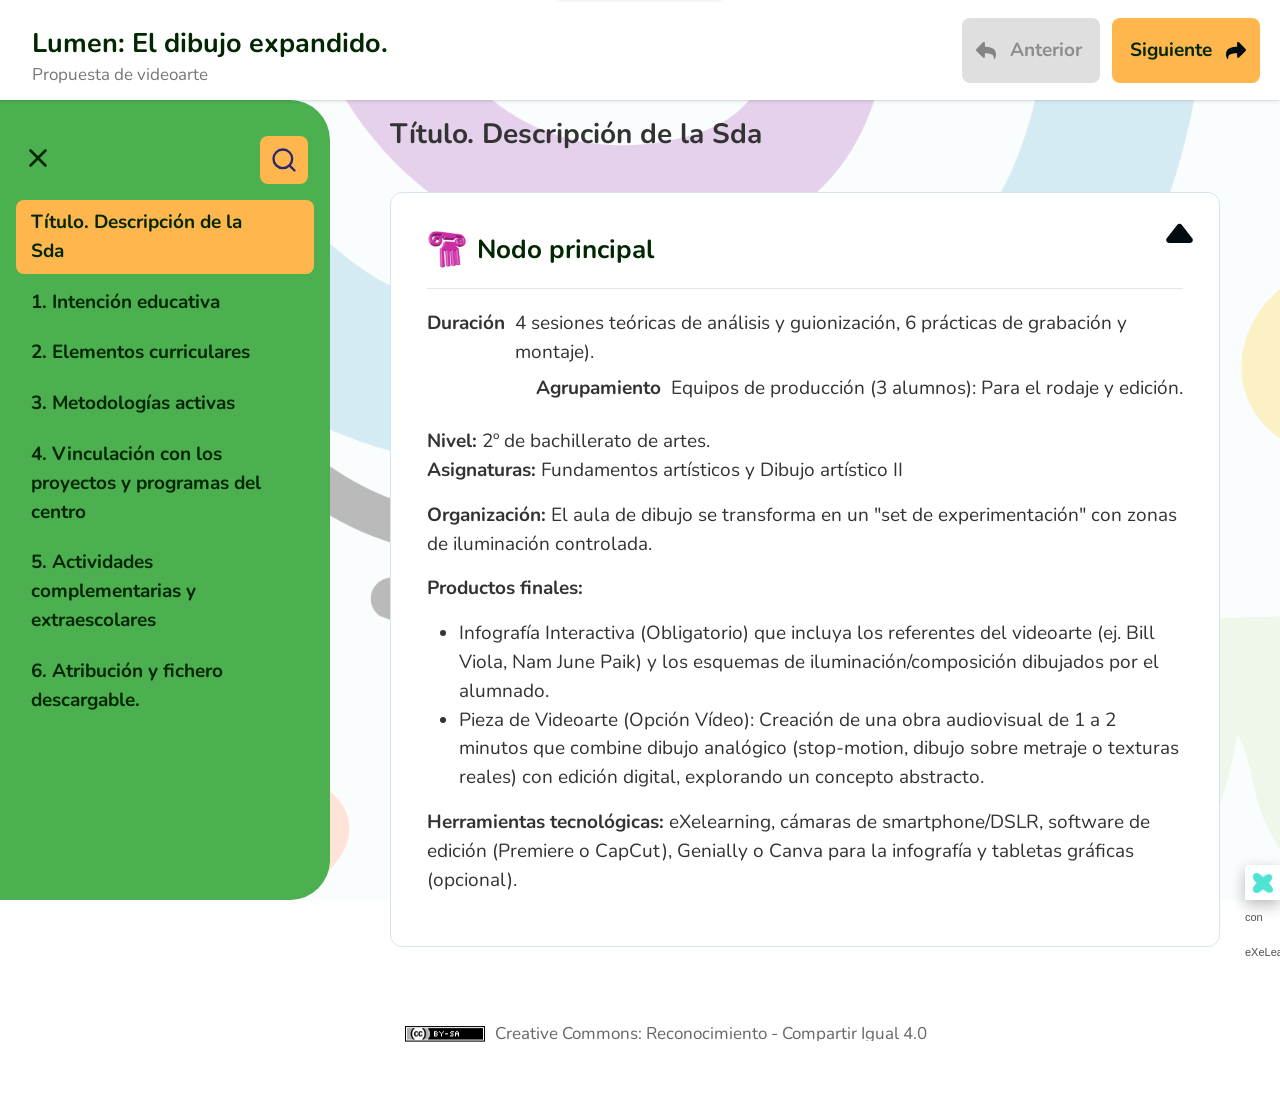
<file: index.html>
<!DOCTYPE html>
<html lang="es" id="exe-index">
<head>
<meta charset="utf-8">
<meta name="generator" content="eXeLearning v4.0.0">
<meta name="viewport" content="width=device-width, initial-scale=1">
<link rel="license" type="text/html" href="https://creativecommons.org/licenses/by-sa/4.0/">
<title>Lumen: El dibujo expandido.</title>
<link rel="icon" type="image/x-icon" href="libs/favicon.ico">
<meta name="description" content="Etapa y Nivel: 2º Bachillerato 

Materias implicadas: Dibujo Artístico II y Fundamentos del Arte II.

Agrupamientos y Organización:

-Equipos de producción (3 alumnos): Para el rodaje y edición.
-Individual: Creación del storyboard dibujado y bitácora teórica.

Organización: El aula de dibujo se transforma en un &quot;set de experimentación&quot; con zonas de iluminación controlada.

Temporalización: 10 sesiones (4 teóricas de análisis y guionización, 6 prácticas de grabación y montaje).

Productos finales:

-Infografía Interactiva (Obligatorio): Un &quot;Moodboard Interactivo&quot; que incluya los referentes del videoarte (ej. Bill Viola, Nam June Paik) y los esquemas de iluminación/composición dibujados por el alumnado.
-Pieza de Videoarte (Opción Vídeo): Creación de una obra audiovisual de 1 a 2 minutos que combine dibujo analógico (stop-motion, dibujo sobre metraje o texturas reales) con edición digital, explorando un concepto abstracto.

Herramientas tecnológicas: eXelearning, cámaras de smartphone/DSLR, software de edición (Premiere o CapCut), Genially o Canva para la infografía y tabletas gráficas (opcional).">
<script>document.querySelector("html").classList.add("js");</script><script src="libs/jquery/jquery.min.js"> </script><script src="libs/common_i18n.js"> </script><script src="libs/common.js"> </script><script src="libs/exe_export.js"> </script><script src="search_index.js"> </script><script src="libs/bootstrap/bootstrap.bundle.min.js"> </script><link rel="stylesheet" href="libs/bootstrap/bootstrap.min.css">
<script src="idevices/text/text.js"></script><link rel="stylesheet" href="idevices/text/text.css">
<link rel="stylesheet" href="content/css/base.css"><script src="theme/style.js"> </script><link rel="stylesheet" href="theme/style.css">
<script src="libs/exe_math/tex-mml-svg.js"> </script>
</head>
<body class="exe-export exe-web-site">
<script>document.body.className+=" js"</script>
<div class="exe-content exe-export pre-js siteNav-hidden"><a href="#page-mopy9gsy-6lbpxucla" id="skipNav">Skip to content</a> <nav id="siteNav">
<ul>
<li class="active"> <a href="index.html" class="active main-node no-ch">Título. Descripción de la Sda</a>
</li>
<li> <a href="html/1-intencion-educativa.html" class="no-ch">1. Intención educativa</a>
</li>
<li> <a href="html/2-elementos-curriculares.html" class="no-ch">2. Elementos curriculares</a>
</li>
<li> <a href="html/3-metodologias-activas.html" class="no-ch">3. Metodologías activas</a>
</li>
<li> <a href="html/4-vinculacion-con-los-proyectos-y-programas-del-ce.html" class="no-ch">4. Vinculación con los proyectos y programas del centro</a>
</li>
<li> <a href="html/5-actividades-complementarias-y-extraescolares.html" class="no-ch">5. Actividades complementarias y extraescolares</a>
</li>
<li> <a href="html/6-atribucion-y-fichero-descargable.html" class="no-ch">6. Atribución y fichero descargable.</a>
</li>
</ul>
</nav><main id="page-mopy9gsy-6lbpxucla" class="page"> <div id="exe-client-search" data-block-order-string="Caja %e" data-no-results-string="Sin resultados.">
</div>
<header class="main-header">
<div class="package-header"><p class="package-title">Lumen: El dibujo expandido.</p>
<p class="package-subtitle">Propuesta de videoarte</p></div>
<div class="page-header"><h1 class="page-title">Título. Descripción de la Sda</h1></div>
</header><div id="page-content-page-mopy9gsy-6lbpxucla" class="page-content">
<article id="block-1777813801544-mvuepy0vu" class="box">
<header class="box-head">
<div class="box-icon exe-icon">
<img src="theme/icons/history.png" alt="">
</div>
<h1 class="box-title">Nodo principal</h1>
<button class="box-toggle box-toggle-on" title="Toggle content">
<span>Toggle content</span>
</button></header>
<div class="box-content">
<div id="idevice-1777813801542-cc9vkviaz" class="idevice_node text" data-idevice-path="idevices/text/" data-idevice-type="text" data-idevice-component-type="json" data-idevice-json-data="{&quot;ideviceId&quot;:&quot;idevice-1777813801542-cc9vkviaz&quot;}">
<div class="exe-text-template">
    <div class="exe-text-activity"><dl><div class="inline"><dt><span title="Duración">Duración</span></dt><dd>4 sesiones teóricas de análisis y guionización, 6 prácticas de grabación y montaje).</dd></div><div class="inline"><dt><span title="Agrupamiento">Agrupamiento</span></dt><dd>Equipos de producción (3 alumnos): Para el rodaje y edición.</dd></div></dl><p><strong>Nivel:</strong> 2º de bachillerato de artes. <br /><strong>Asignaturas:</strong> Fundamentos artísticos y Dibujo artístico II</p>
<p><strong>Organización:</strong> El aula de dibujo se transforma en un "set de experimentación" con zonas de iluminación controlada.</p>
<p><strong>Productos finales:</strong></p>
<ul>
<li>Infografía Interactiva (Obligatorio) que incluya los referentes del videoarte (ej. Bill Viola, Nam June Paik) y los esquemas de iluminación/composición dibujados por el alumnado.<br /></li>
<li>Pieza de Videoarte (Opción Vídeo): Creación de una obra audiovisual de 1 a 2 minutos que combine dibujo analógico (stop-motion, dibujo sobre metraje o texturas reales) con edición digital, explorando un concepto abstracto.</li>
</ul>
<p><strong>Herramientas tecnológicas:</strong> eXelearning, cámaras de smartphone/DSLR, software de edición (Premiere o CapCut), Genially o Canva para la infografía y tabletas gráficas (opcional).</p></div>
</div>
</div>
</div>
</article>
</div></main><div class="nav-buttons">
<span class="nav-button nav-button-left" aria-hidden="true"><span>Anterior</span></span>
<a href="html/1-intencion-educativa.html" title="Siguiente" class="nav-button nav-button-right"><span>Siguiente</span></a>
</div>
<footer id="siteFooter"><div id="siteFooterContent"> <div id="packageLicense" class="cc cc-by-sa"> <p> <span class="license-label">Licencia: </span><a href="https://creativecommons.org/licenses/by-sa/4.0/" class="license">Creative Commons: Reconocimiento - compartir igual 4.0</a></p>
</div>
</div></footer>
</div>
<p id="made-with-eXe"> <a href="https://exelearning.net/" target="_blank" rel="noopener"> <span>Creado con eXeLearning <span>(nueva ventana)</span></span></a></p>
</body>
</html>
</file>
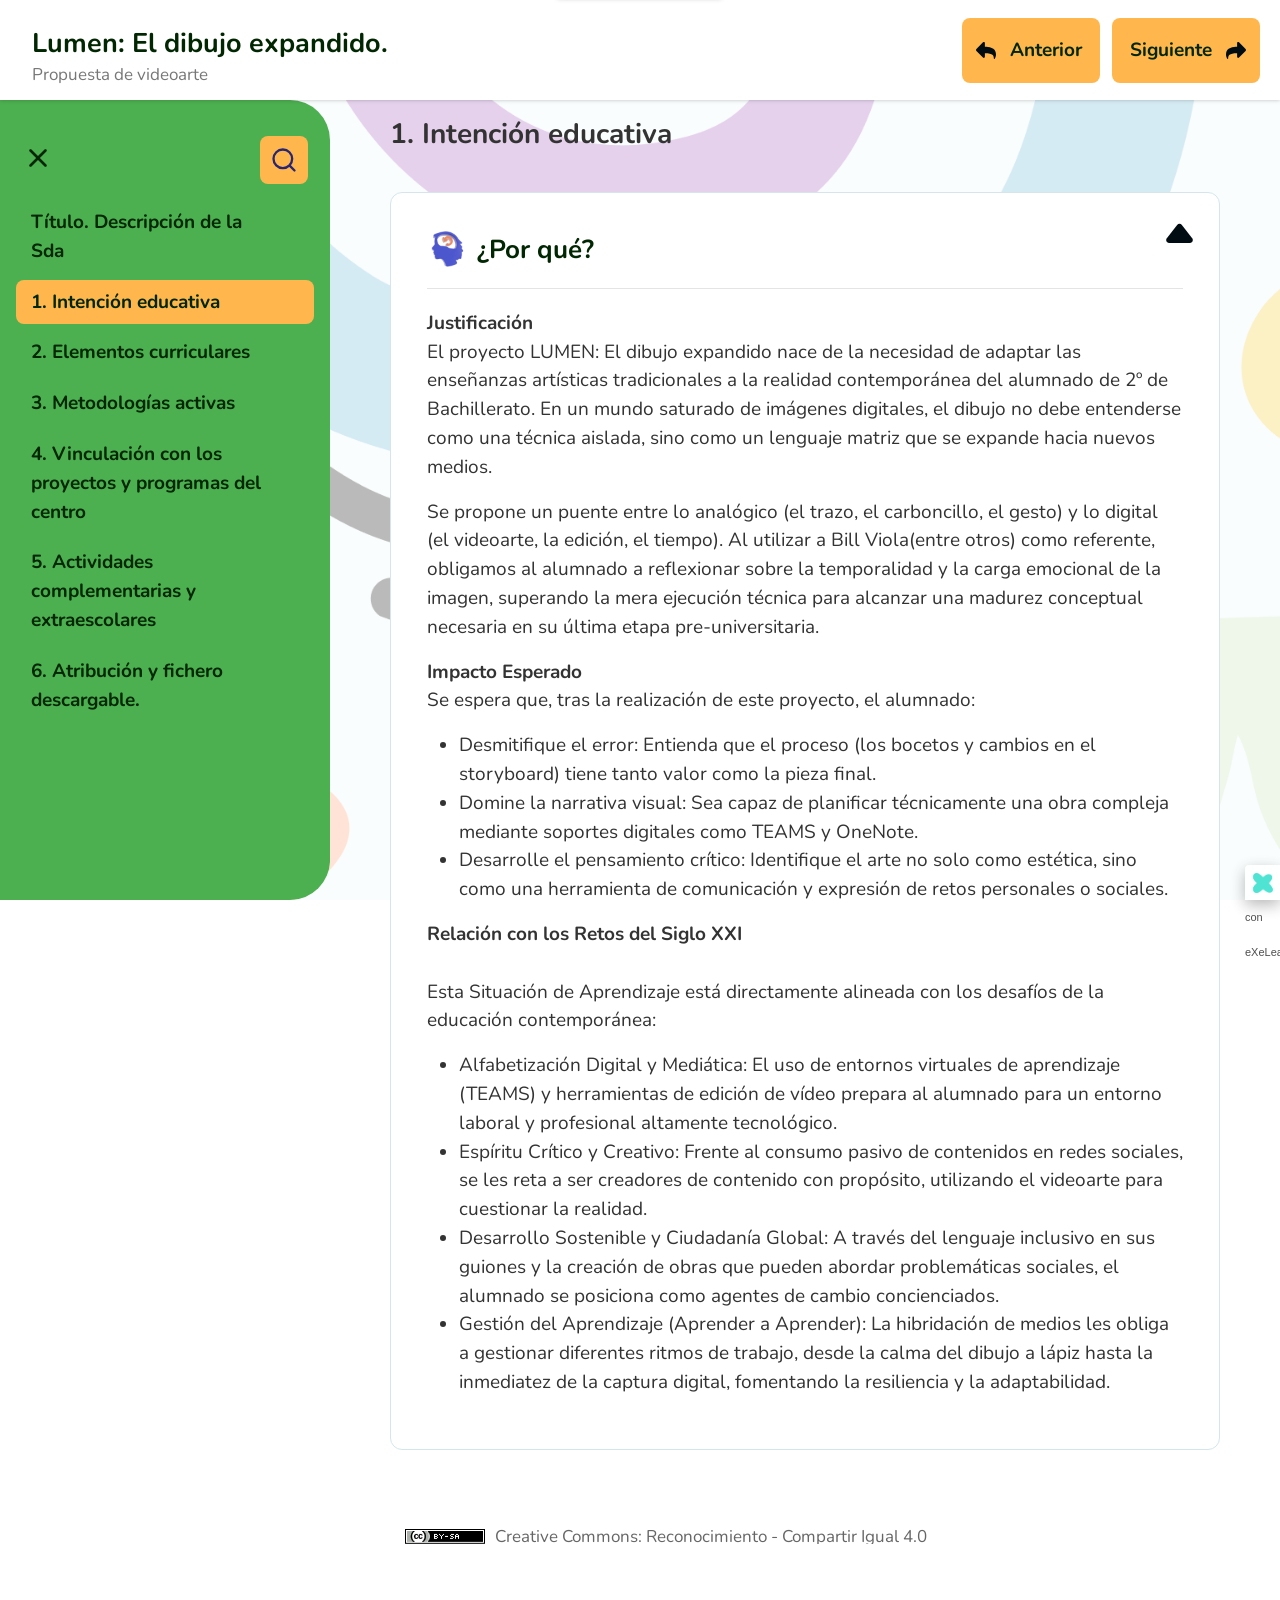
<file: html/1-intencion-educativa.html>
<!DOCTYPE html>
<html lang="es" id="exe-page-mossem6j-d0n572new">
<head>
<meta charset="utf-8">
<meta name="generator" content="eXeLearning v4.0.0">
<meta name="viewport" content="width=device-width, initial-scale=1">
<link rel="license" type="text/html" href="https://creativecommons.org/licenses/by-sa/4.0/">
<title>1. Intención educativa | Lumen: El dibujo expandido.</title>
<link rel="icon" type="image/x-icon" href="../libs/favicon.ico">
<meta name="description" content="Etapa y Nivel: 2º Bachillerato 

Materias implicadas: Dibujo Artístico II y Fundamentos del Arte II.

Agrupamientos y Organización:

-Equipos de producción (3 alumnos): Para el rodaje y edición.
-Individual: Creación del storyboard dibujado y bitácora teórica.

Organización: El aula de dibujo se transforma en un &quot;set de experimentación&quot; con zonas de iluminación controlada.

Temporalización: 10 sesiones (4 teóricas de análisis y guionización, 6 prácticas de grabación y montaje).

Productos finales:

-Infografía Interactiva (Obligatorio): Un &quot;Moodboard Interactivo&quot; que incluya los referentes del videoarte (ej. Bill Viola, Nam June Paik) y los esquemas de iluminación/composición dibujados por el alumnado.
-Pieza de Videoarte (Opción Vídeo): Creación de una obra audiovisual de 1 a 2 minutos que combine dibujo analógico (stop-motion, dibujo sobre metraje o texturas reales) con edición digital, explorando un concepto abstracto.

Herramientas tecnológicas: eXelearning, cámaras de smartphone/DSLR, software de edición (Premiere o CapCut), Genially o Canva para la infografía y tabletas gráficas (opcional).">
<script>document.querySelector("html").classList.add("js");</script><script src="../libs/jquery/jquery.min.js"> </script><script src="../libs/common_i18n.js"> </script><script src="../libs/common.js"> </script><script src="../libs/exe_export.js"> </script><script src="../search_index.js"> </script><script src="../libs/bootstrap/bootstrap.bundle.min.js"> </script><link rel="stylesheet" href="../libs/bootstrap/bootstrap.min.css">
<script src="../idevices/text/text.js"></script><link rel="stylesheet" href="../idevices/text/text.css">
<link rel="stylesheet" href="../content/css/base.css"><script src="../theme/style.js"> </script><link rel="stylesheet" href="../theme/style.css">
<script src="../libs/exe_math/tex-mml-svg.js"> </script>
</head>
<body class="exe-export exe-web-site">
<script>document.body.className+=" js"</script>
<div class="exe-content exe-export pre-js siteNav-hidden"><a href="#page-mossem6j-d0n572new" id="skipNav">Skip to content</a> <nav id="siteNav">
<ul>
<li> <a href="../index.html" class="main-node no-ch">Título. Descripción de la Sda</a>
</li>
<li class="active"> <a href="../html/1-intencion-educativa.html" class="active no-ch">1. Intención educativa</a>
</li>
<li> <a href="../html/2-elementos-curriculares.html" class="no-ch">2. Elementos curriculares</a>
</li>
<li> <a href="../html/3-metodologias-activas.html" class="no-ch">3. Metodologías activas</a>
</li>
<li> <a href="../html/4-vinculacion-con-los-proyectos-y-programas-del-ce.html" class="no-ch">4. Vinculación con los proyectos y programas del centro</a>
</li>
<li> <a href="../html/5-actividades-complementarias-y-extraescolares.html" class="no-ch">5. Actividades complementarias y extraescolares</a>
</li>
<li> <a href="../html/6-atribucion-y-fichero-descargable.html" class="no-ch">6. Atribución y fichero descargable.</a>
</li>
</ul>
</nav><main id="page-mossem6j-d0n572new" class="page"> <div id="exe-client-search" data-block-order-string="Caja %e" data-no-results-string="Sin resultados.">
</div>
<header class="main-header">
<div class="package-header"><p class="package-title">Lumen: El dibujo expandido.</p>
<p class="package-subtitle">Propuesta de videoarte</p></div>
<div class="page-header"><h1 class="page-title">1. Intención educativa</h1></div>
</header><div id="page-content-page-mossem6j-d0n572new" class="page-content">
<article id="block-mopqwg3k-4oeb1uh8g" class="box">
<header class="box-head">
<div class="box-icon exe-icon">
<img src="../theme/icons/think_alt.png" alt="">
</div>
<h1 class="box-title">¿Por qué?</h1>
<button class="box-toggle box-toggle-on" title="Toggle content">
<span>Toggle content</span>
</button></header>
<div class="box-content">
<div id="idevice-mopqwg3k-d2ndpuplj" class="idevice_node text" data-idevice-path="../idevices/text/" data-idevice-type="text" data-idevice-component-type="json" data-idevice-json-data="{&quot;ideviceId&quot;:&quot;idevice-mopqwg3k-d2ndpuplj&quot;}">
<div class="exe-text-template">
    <p><strong>Justificación</strong><br />El proyecto LUMEN: El dibujo expandido nace de la necesidad de adaptar las enseñanzas artísticas tradicionales a la realidad contemporánea del alumnado de 2º de Bachillerato. En un mundo saturado de imágenes digitales, el dibujo no debe entenderse como una técnica aislada, sino como un lenguaje matriz que se expande hacia nuevos medios.</p>
<p>Se propone un puente entre lo analógico (el trazo, el carboncillo, el gesto) y lo digital (el videoarte, la edición, el tiempo). Al utilizar a Bill Viola(entre otros) como referente, obligamos al alumnado a reflexionar sobre la temporalidad y la carga emocional de la imagen, superando la mera ejecución técnica para alcanzar una madurez conceptual necesaria en su última etapa pre-universitaria.</p>
<p><strong>Impacto Esperado</strong><br />Se espera que, tras la realización de este proyecto, el alumnado:</p>
<ul>
<li>Desmitifique el error: Entienda que el proceso (los bocetos y cambios en el storyboard) tiene tanto valor como la pieza final.</li>
<li>Domine la narrativa visual: Sea capaz de planificar técnicamente una obra compleja mediante soportes digitales como TEAMS y OneNote.</li>
<li>Desarrolle el pensamiento crítico: Identifique el arte no solo como estética, sino como una herramienta de comunicación y expresión de retos personales o sociales.</li>
</ul>
<p></p>
<p><strong>Relación con los Retos del Siglo XXI<br /></strong><br />Esta Situación de Aprendizaje está directamente alineada con los desafíos de la educación contemporánea:</p>
<ul>
<li>Alfabetización Digital y Mediática: El uso de entornos virtuales de aprendizaje (TEAMS) y herramientas de edición de vídeo prepara al alumnado para un entorno laboral y profesional altamente tecnológico.</li>
<li>Espíritu Crítico y Creativo: Frente al consumo pasivo de contenidos en redes sociales, se les reta a ser creadores de contenido con propósito, utilizando el videoarte para cuestionar la realidad.</li>
<li>Desarrollo Sostenible y Ciudadanía Global: A través del lenguaje inclusivo en sus guiones y la creación de obras que pueden abordar problemáticas sociales, el alumnado se posiciona como agentes de cambio concienciados.</li>
<li>Gestión del Aprendizaje (Aprender a Aprender): La hibridación de medios les obliga a gestionar diferentes ritmos de trabajo, desde la calma del dibujo a lápiz hasta la inmediatez de la captura digital, fomentando la resiliencia y la adaptabilidad.</li>
</ul>
</div>
</div>
</div>
</article>
</div></main><div class="nav-buttons">
<a href="../index.html" title="Anterior" class="nav-button nav-button-left"><span>Anterior</span></a>
<a href="../html/2-elementos-curriculares.html" title="Siguiente" class="nav-button nav-button-right"><span>Siguiente</span></a>
</div>
<footer id="siteFooter"><div id="siteFooterContent"> <div id="packageLicense" class="cc cc-by-sa"> <p> <span class="license-label">Licencia: </span><a href="https://creativecommons.org/licenses/by-sa/4.0/" class="license">Creative Commons: Reconocimiento - compartir igual 4.0</a></p>
</div>
</div></footer>
</div>
<p id="made-with-eXe"> <a href="https://exelearning.net/" target="_blank" rel="noopener"> <span>Creado con eXeLearning <span>(nueva ventana)</span></span></a></p>
</body>
</html>
</file>
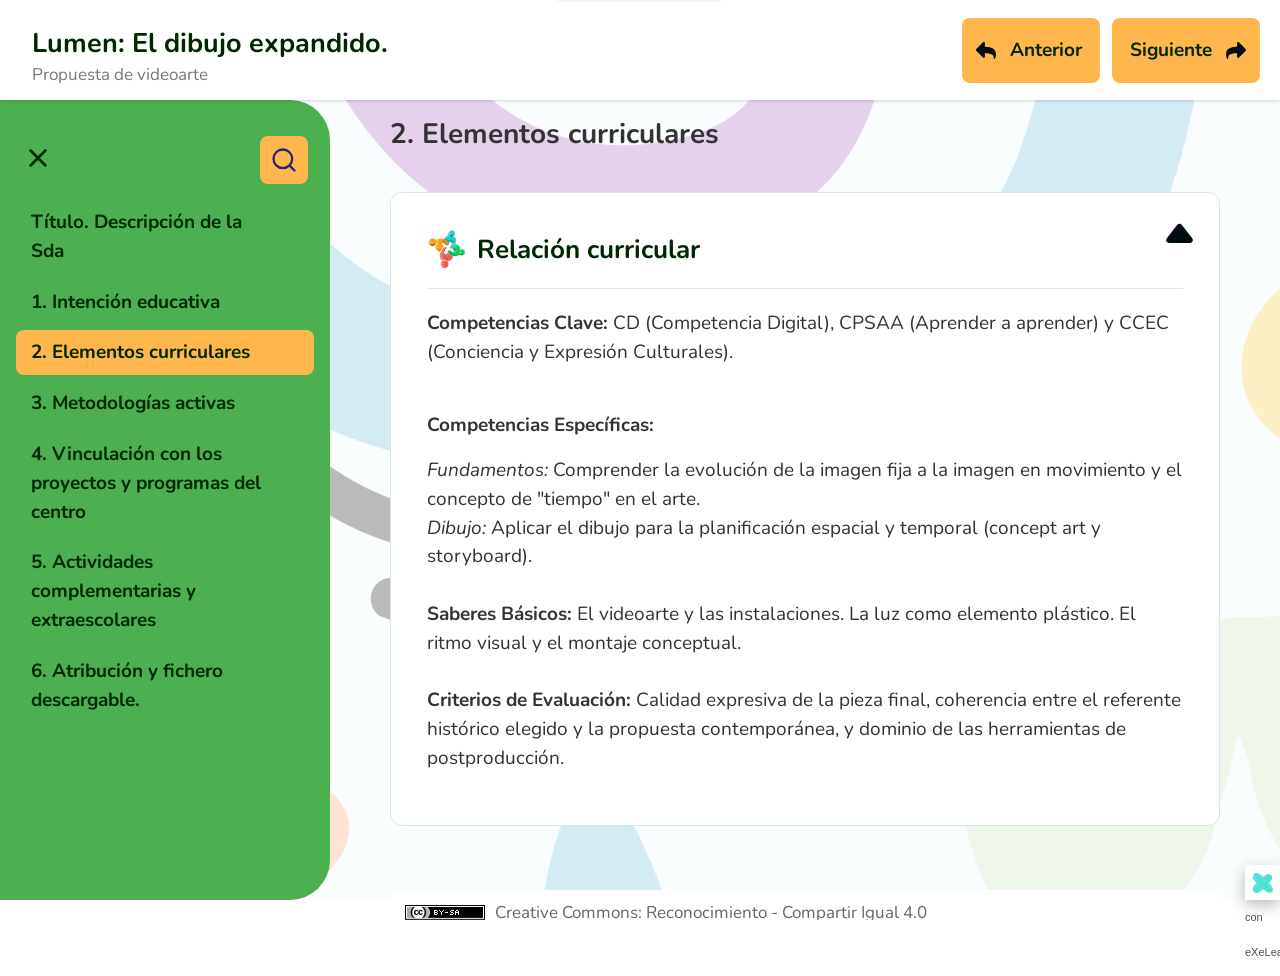
<file: html/2-elementos-curriculares.html>
<!DOCTYPE html>
<html lang="es" id="exe-page-mopy9gt1-qrk372puf">
<head>
<meta charset="utf-8">
<meta name="generator" content="eXeLearning v4.0.0">
<meta name="viewport" content="width=device-width, initial-scale=1">
<link rel="license" type="text/html" href="https://creativecommons.org/licenses/by-sa/4.0/">
<title>2. Elementos curriculares | Lumen: El dibujo expandido.</title>
<link rel="icon" type="image/x-icon" href="../libs/favicon.ico">
<meta name="description" content="Etapa y Nivel: 2º Bachillerato 

Materias implicadas: Dibujo Artístico II y Fundamentos del Arte II.

Agrupamientos y Organización:

-Equipos de producción (3 alumnos): Para el rodaje y edición.
-Individual: Creación del storyboard dibujado y bitácora teórica.

Organización: El aula de dibujo se transforma en un &quot;set de experimentación&quot; con zonas de iluminación controlada.

Temporalización: 10 sesiones (4 teóricas de análisis y guionización, 6 prácticas de grabación y montaje).

Productos finales:

-Infografía Interactiva (Obligatorio): Un &quot;Moodboard Interactivo&quot; que incluya los referentes del videoarte (ej. Bill Viola, Nam June Paik) y los esquemas de iluminación/composición dibujados por el alumnado.
-Pieza de Videoarte (Opción Vídeo): Creación de una obra audiovisual de 1 a 2 minutos que combine dibujo analógico (stop-motion, dibujo sobre metraje o texturas reales) con edición digital, explorando un concepto abstracto.

Herramientas tecnológicas: eXelearning, cámaras de smartphone/DSLR, software de edición (Premiere o CapCut), Genially o Canva para la infografía y tabletas gráficas (opcional).">
<script>document.querySelector("html").classList.add("js");</script><script src="../libs/jquery/jquery.min.js"> </script><script src="../libs/common_i18n.js"> </script><script src="../libs/common.js"> </script><script src="../libs/exe_export.js"> </script><script src="../search_index.js"> </script><script src="../libs/bootstrap/bootstrap.bundle.min.js"> </script><link rel="stylesheet" href="../libs/bootstrap/bootstrap.min.css">
<script src="../idevices/text/text.js"></script><link rel="stylesheet" href="../idevices/text/text.css">
<link rel="stylesheet" href="../content/css/base.css"><script src="../theme/style.js"> </script><link rel="stylesheet" href="../theme/style.css">
<script src="../libs/exe_math/tex-mml-svg.js"> </script>
</head>
<body class="exe-export exe-web-site">
<script>document.body.className+=" js"</script>
<div class="exe-content exe-export pre-js siteNav-hidden"><a href="#page-mopy9gt1-qrk372puf" id="skipNav">Skip to content</a> <nav id="siteNav">
<ul>
<li> <a href="../index.html" class="main-node no-ch">Título. Descripción de la Sda</a>
</li>
<li> <a href="../html/1-intencion-educativa.html" class="no-ch">1. Intención educativa</a>
</li>
<li class="active"> <a href="../html/2-elementos-curriculares.html" class="active no-ch">2. Elementos curriculares</a>
</li>
<li> <a href="../html/3-metodologias-activas.html" class="no-ch">3. Metodologías activas</a>
</li>
<li> <a href="../html/4-vinculacion-con-los-proyectos-y-programas-del-ce.html" class="no-ch">4. Vinculación con los proyectos y programas del centro</a>
</li>
<li> <a href="../html/5-actividades-complementarias-y-extraescolares.html" class="no-ch">5. Actividades complementarias y extraescolares</a>
</li>
<li> <a href="../html/6-atribucion-y-fichero-descargable.html" class="no-ch">6. Atribución y fichero descargable.</a>
</li>
</ul>
</nav><main id="page-mopy9gt1-qrk372puf" class="page"> <div id="exe-client-search" data-block-order-string="Caja %e" data-no-results-string="Sin resultados.">
</div>
<header class="main-header">
<div class="package-header"><p class="package-title">Lumen: El dibujo expandido.</p>
<p class="package-subtitle">Propuesta de videoarte</p></div>
<div class="page-header"><h1 class="page-title">2. Elementos curriculares</h1></div>
</header><div id="page-content-page-mopy9gt1-qrk372puf" class="page-content">
<article id="block-1777814578044-17j1qqtm3" class="box">
<header class="box-head">
<div class="box-icon exe-icon">
<img src="../theme/icons/collaborative.png" alt="">
</div>
<h1 class="box-title">Relación curricular</h1>
<button class="box-toggle box-toggle-on" title="Toggle content">
<span>Toggle content</span>
</button></header>
<div class="box-content">
<div id="idevice-1777814578043-7covanpwj" class="idevice_node text" data-idevice-path="../idevices/text/" data-idevice-type="text" data-idevice-component-type="json" data-idevice-json-data="{&quot;ideviceId&quot;:&quot;idevice-1777814578043-7covanpwj&quot;}">
<div class="exe-text-template">
    <p><strong>Competencias Clave:</strong> CD (Competencia Digital), CPSAA (Aprender a aprender) y CCEC (Conciencia y Expresión Culturales).<br /><br /></p>
<p><strong>Competencias Específicas:</strong></p>
<p><em>Fundamentos: </em>Comprender la evolución de la imagen fija a la imagen en movimiento y el concepto de "tiempo" en el arte.<br /><em>Dibujo: </em>Aplicar el dibujo para la planificación espacial y temporal (concept art y storyboard).<br /><strong><br />Saberes Básicos:</strong> El videoarte y las instalaciones. La luz como elemento plástico. El ritmo visual y el montaje conceptual.<br /><br /><strong>Criterios de Evaluación: </strong>Calidad expresiva de la pieza final, coherencia entre el referente histórico elegido y la propuesta contemporánea, y dominio de las herramientas de postproducción.</p>
</div>
</div>
</div>
</article>
</div></main><div class="nav-buttons">
<a href="../html/1-intencion-educativa.html" title="Anterior" class="nav-button nav-button-left"><span>Anterior</span></a>
<a href="../html/3-metodologias-activas.html" title="Siguiente" class="nav-button nav-button-right"><span>Siguiente</span></a>
</div>
<footer id="siteFooter"><div id="siteFooterContent"> <div id="packageLicense" class="cc cc-by-sa"> <p> <span class="license-label">Licencia: </span><a href="https://creativecommons.org/licenses/by-sa/4.0/" class="license">Creative Commons: Reconocimiento - compartir igual 4.0</a></p>
</div>
</div></footer>
</div>
<p id="made-with-eXe"> <a href="https://exelearning.net/" target="_blank" rel="noopener"> <span>Creado con eXeLearning <span>(nueva ventana)</span></span></a></p>
</body>
</html>
</file>
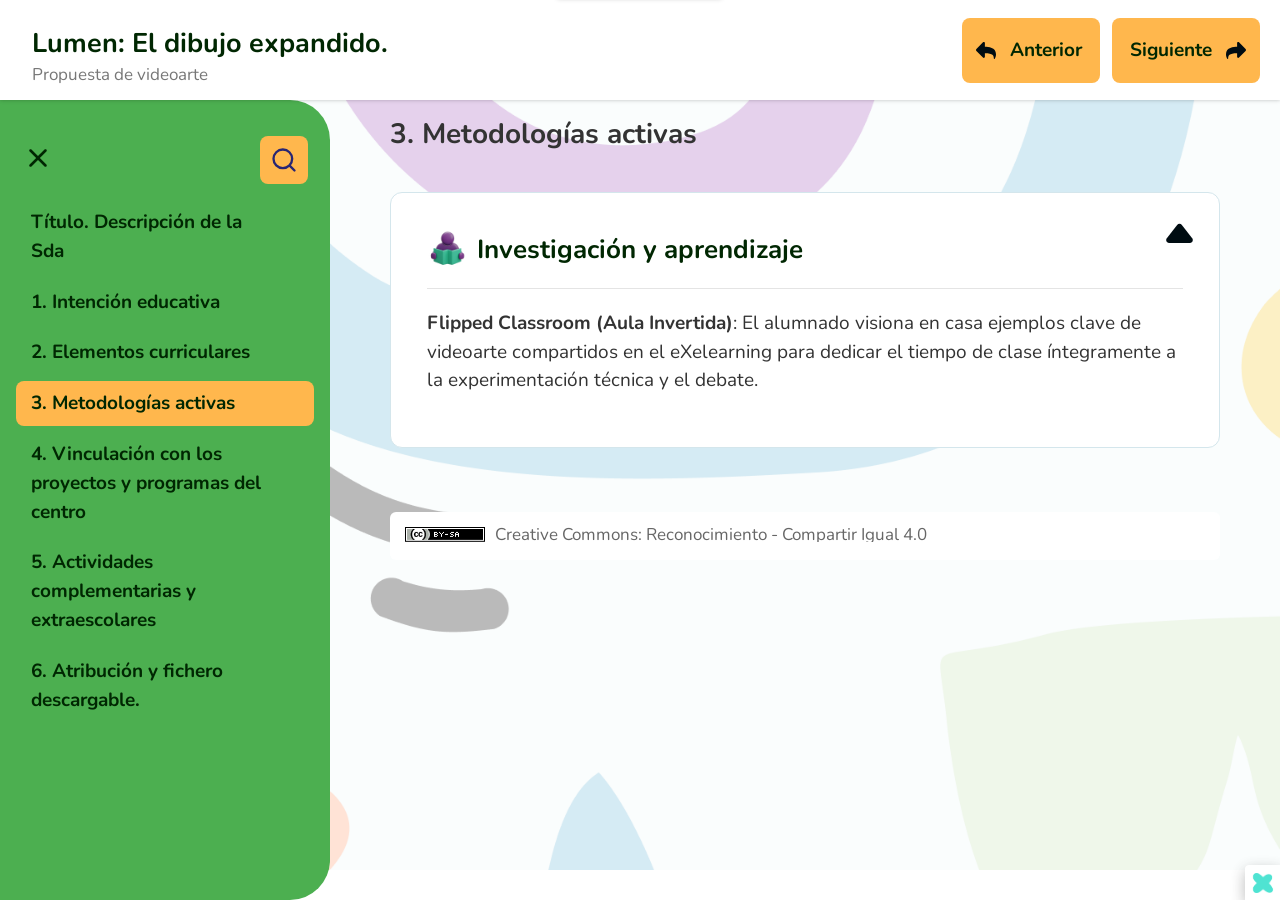
<file: html/3-metodologias-activas.html>
<!DOCTYPE html>
<html lang="es" id="exe-page-mopy9gt1-q3s34rv2b">
<head>
<meta charset="utf-8">
<meta name="generator" content="eXeLearning v4.0.0">
<meta name="viewport" content="width=device-width, initial-scale=1">
<link rel="license" type="text/html" href="https://creativecommons.org/licenses/by-sa/4.0/">
<title>3. Metodologías activas | Lumen: El dibujo expandido.</title>
<link rel="icon" type="image/x-icon" href="../libs/favicon.ico">
<meta name="description" content="Etapa y Nivel: 2º Bachillerato 

Materias implicadas: Dibujo Artístico II y Fundamentos del Arte II.

Agrupamientos y Organización:

-Equipos de producción (3 alumnos): Para el rodaje y edición.
-Individual: Creación del storyboard dibujado y bitácora teórica.

Organización: El aula de dibujo se transforma en un &quot;set de experimentación&quot; con zonas de iluminación controlada.

Temporalización: 10 sesiones (4 teóricas de análisis y guionización, 6 prácticas de grabación y montaje).

Productos finales:

-Infografía Interactiva (Obligatorio): Un &quot;Moodboard Interactivo&quot; que incluya los referentes del videoarte (ej. Bill Viola, Nam June Paik) y los esquemas de iluminación/composición dibujados por el alumnado.
-Pieza de Videoarte (Opción Vídeo): Creación de una obra audiovisual de 1 a 2 minutos que combine dibujo analógico (stop-motion, dibujo sobre metraje o texturas reales) con edición digital, explorando un concepto abstracto.

Herramientas tecnológicas: eXelearning, cámaras de smartphone/DSLR, software de edición (Premiere o CapCut), Genially o Canva para la infografía y tabletas gráficas (opcional).">
<script>document.querySelector("html").classList.add("js");</script><script src="../libs/jquery/jquery.min.js"> </script><script src="../libs/common_i18n.js"> </script><script src="../libs/common.js"> </script><script src="../libs/exe_export.js"> </script><script src="../search_index.js"> </script><script src="../libs/bootstrap/bootstrap.bundle.min.js"> </script><link rel="stylesheet" href="../libs/bootstrap/bootstrap.min.css">
<script src="../idevices/text/text.js"></script><link rel="stylesheet" href="../idevices/text/text.css">
<link rel="stylesheet" href="../content/css/base.css"><script src="../theme/style.js"> </script><link rel="stylesheet" href="../theme/style.css">
<script src="../libs/exe_math/tex-mml-svg.js"> </script>
</head>
<body class="exe-export exe-web-site">
<script>document.body.className+=" js"</script>
<div class="exe-content exe-export pre-js siteNav-hidden"><a href="#page-mopy9gt1-q3s34rv2b" id="skipNav">Skip to content</a> <nav id="siteNav">
<ul>
<li> <a href="../index.html" class="main-node no-ch">Título. Descripción de la Sda</a>
</li>
<li> <a href="../html/1-intencion-educativa.html" class="no-ch">1. Intención educativa</a>
</li>
<li> <a href="../html/2-elementos-curriculares.html" class="no-ch">2. Elementos curriculares</a>
</li>
<li class="active"> <a href="../html/3-metodologias-activas.html" class="active no-ch">3. Metodologías activas</a>
</li>
<li> <a href="../html/4-vinculacion-con-los-proyectos-y-programas-del-ce.html" class="no-ch">4. Vinculación con los proyectos y programas del centro</a>
</li>
<li> <a href="../html/5-actividades-complementarias-y-extraescolares.html" class="no-ch">5. Actividades complementarias y extraescolares</a>
</li>
<li> <a href="../html/6-atribucion-y-fichero-descargable.html" class="no-ch">6. Atribución y fichero descargable.</a>
</li>
</ul>
</nav><main id="page-mopy9gt1-q3s34rv2b" class="page"> <div id="exe-client-search" data-block-order-string="Caja %e" data-no-results-string="Sin resultados.">
</div>
<header class="main-header">
<div class="package-header"><p class="package-title">Lumen: El dibujo expandido.</p>
<p class="package-subtitle">Propuesta de videoarte</p></div>
<div class="page-header"><h1 class="page-title">3. Metodologías activas</h1></div>
</header><div id="page-content-page-mopy9gt1-q3s34rv2b" class="page-content">
<article id="block-1777814767100-o0bitopco" class="box">
<header class="box-head">
<div class="box-icon exe-icon">
<img src="../theme/icons/guide.png" alt="">
</div>
<h1 class="box-title">Investigación y aprendizaje</h1>
<button class="box-toggle box-toggle-on" title="Toggle content">
<span>Toggle content</span>
</button></header>
<div class="box-content">
<div id="idevice-1777814767098-b15mu7xed" class="idevice_node text" data-idevice-path="../idevices/text/" data-idevice-type="text" data-idevice-component-type="json" data-idevice-json-data="{&quot;ideviceId&quot;:&quot;idevice-1777814767098-b15mu7xed&quot;}">
<div class="exe-text-template">
    <p><strong>Flipped Classroom (Aula Invertida)</strong>: El alumnado visiona en casa ejemplos clave de videoarte compartidos en el eXelearning para dedicar el tiempo de clase íntegramente a la experimentación técnica y el debate.</p>
</div>
</div>
</div>
</article>
</div></main><div class="nav-buttons">
<a href="../html/2-elementos-curriculares.html" title="Anterior" class="nav-button nav-button-left"><span>Anterior</span></a>
<a href="../html/4-vinculacion-con-los-proyectos-y-programas-del-ce.html" title="Siguiente" class="nav-button nav-button-right"><span>Siguiente</span></a>
</div>
<footer id="siteFooter"><div id="siteFooterContent"> <div id="packageLicense" class="cc cc-by-sa"> <p> <span class="license-label">Licencia: </span><a href="https://creativecommons.org/licenses/by-sa/4.0/" class="license">Creative Commons: Reconocimiento - compartir igual 4.0</a></p>
</div>
</div></footer>
</div>
<p id="made-with-eXe"> <a href="https://exelearning.net/" target="_blank" rel="noopener"> <span>Creado con eXeLearning <span>(nueva ventana)</span></span></a></p>
</body>
</html>
</file>
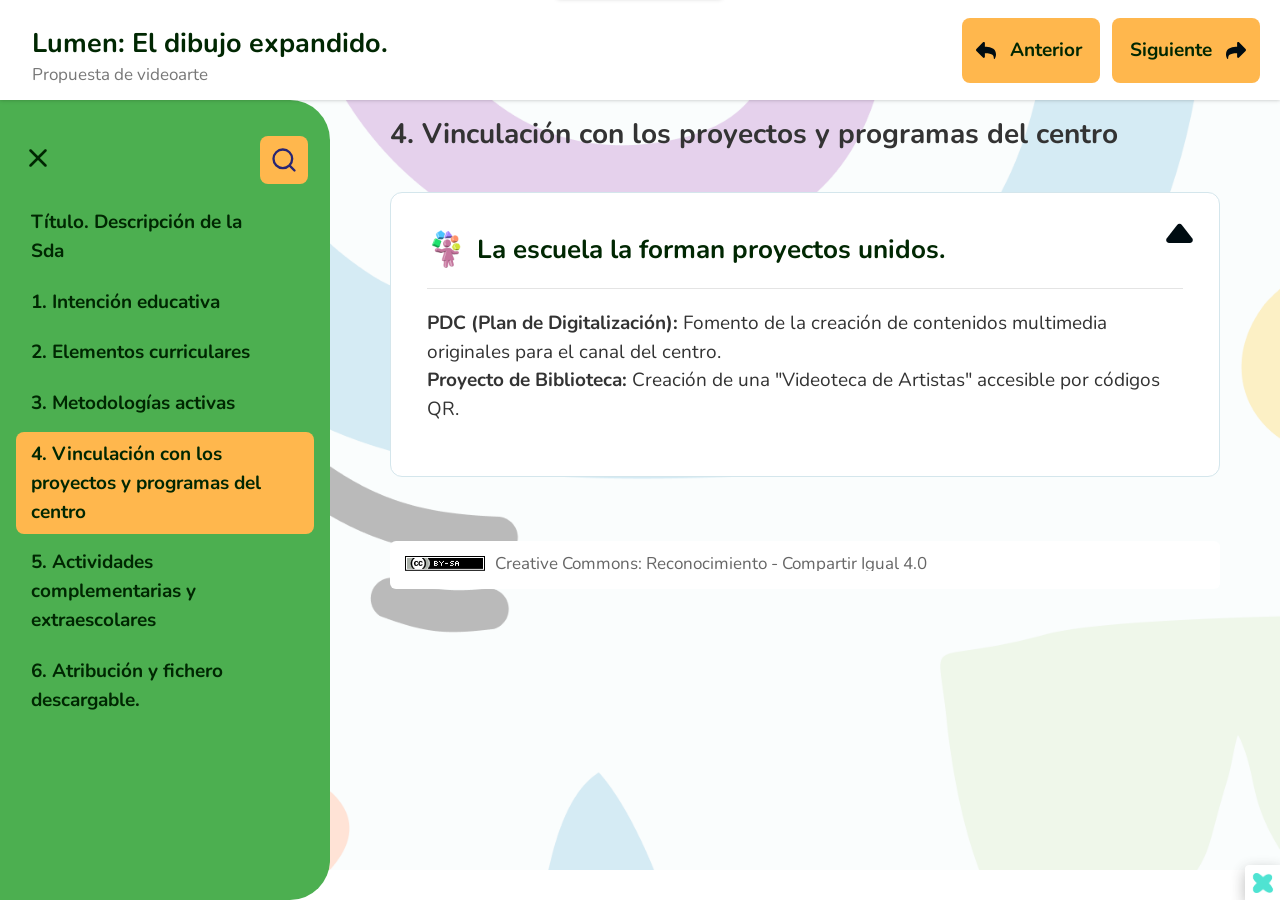
<file: html/4-vinculacion-con-los-proyectos-y-programas-del-ce.html>
<!DOCTYPE html>
<html lang="es" id="exe-page-mopy9gt1-2751h2945">
<head>
<meta charset="utf-8">
<meta name="generator" content="eXeLearning v4.0.0">
<meta name="viewport" content="width=device-width, initial-scale=1">
<link rel="license" type="text/html" href="https://creativecommons.org/licenses/by-sa/4.0/">
<title>4. Vinculación con los proyectos y programas del centro | Lumen: El dibujo expandido.</title>
<link rel="icon" type="image/x-icon" href="../libs/favicon.ico">
<meta name="description" content="Etapa y Nivel: 2º Bachillerato 

Materias implicadas: Dibujo Artístico II y Fundamentos del Arte II.

Agrupamientos y Organización:

-Equipos de producción (3 alumnos): Para el rodaje y edición.
-Individual: Creación del storyboard dibujado y bitácora teórica.

Organización: El aula de dibujo se transforma en un &quot;set de experimentación&quot; con zonas de iluminación controlada.

Temporalización: 10 sesiones (4 teóricas de análisis y guionización, 6 prácticas de grabación y montaje).

Productos finales:

-Infografía Interactiva (Obligatorio): Un &quot;Moodboard Interactivo&quot; que incluya los referentes del videoarte (ej. Bill Viola, Nam June Paik) y los esquemas de iluminación/composición dibujados por el alumnado.
-Pieza de Videoarte (Opción Vídeo): Creación de una obra audiovisual de 1 a 2 minutos que combine dibujo analógico (stop-motion, dibujo sobre metraje o texturas reales) con edición digital, explorando un concepto abstracto.

Herramientas tecnológicas: eXelearning, cámaras de smartphone/DSLR, software de edición (Premiere o CapCut), Genially o Canva para la infografía y tabletas gráficas (opcional).">
<script>document.querySelector("html").classList.add("js");</script><script src="../libs/jquery/jquery.min.js"> </script><script src="../libs/common_i18n.js"> </script><script src="../libs/common.js"> </script><script src="../libs/exe_export.js"> </script><script src="../search_index.js"> </script><script src="../libs/bootstrap/bootstrap.bundle.min.js"> </script><link rel="stylesheet" href="../libs/bootstrap/bootstrap.min.css">
<script src="../idevices/text/text.js"></script><link rel="stylesheet" href="../idevices/text/text.css">
<link rel="stylesheet" href="../content/css/base.css"><script src="../theme/style.js"> </script><link rel="stylesheet" href="../theme/style.css">
<script src="../libs/exe_math/tex-mml-svg.js"> </script>
</head>
<body class="exe-export exe-web-site">
<script>document.body.className+=" js"</script>
<div class="exe-content exe-export pre-js siteNav-hidden"><a href="#page-mopy9gt1-2751h2945" id="skipNav">Skip to content</a> <nav id="siteNav">
<ul>
<li> <a href="../index.html" class="main-node no-ch">Título. Descripción de la Sda</a>
</li>
<li> <a href="../html/1-intencion-educativa.html" class="no-ch">1. Intención educativa</a>
</li>
<li> <a href="../html/2-elementos-curriculares.html" class="no-ch">2. Elementos curriculares</a>
</li>
<li> <a href="../html/3-metodologias-activas.html" class="no-ch">3. Metodologías activas</a>
</li>
<li class="active"> <a href="../html/4-vinculacion-con-los-proyectos-y-programas-del-ce.html" class="active no-ch">4. Vinculación con los proyectos y programas del centro</a>
</li>
<li> <a href="../html/5-actividades-complementarias-y-extraescolares.html" class="no-ch">5. Actividades complementarias y extraescolares</a>
</li>
<li> <a href="../html/6-atribucion-y-fichero-descargable.html" class="no-ch">6. Atribución y fichero descargable.</a>
</li>
</ul>
</nav><main id="page-mopy9gt1-2751h2945" class="page"> <div id="exe-client-search" data-block-order-string="Caja %e" data-no-results-string="Sin resultados.">
</div>
<header class="main-header">
<div class="package-header"><p class="package-title">Lumen: El dibujo expandido.</p>
<p class="package-subtitle">Propuesta de videoarte</p></div>
<div class="page-header"><h1 class="page-title">4. Vinculación con los proyectos y programas del centro</h1></div>
</header><div id="page-content-page-mopy9gt1-2751h2945" class="page-content">
<article id="block-1777814871502-li88teoh6" class="box">
<header class="box-head">
<div class="box-icon exe-icon">
<img src="../theme/icons/competencies.png" alt="">
</div>
<h1 class="box-title">La escuela la forman proyectos unidos.</h1>
<button class="box-toggle box-toggle-on" title="Toggle content">
<span>Toggle content</span>
</button></header>
<div class="box-content">
<div id="idevice-1777814871501-gz8ctq785" class="idevice_node text" data-idevice-path="../idevices/text/" data-idevice-type="text" data-idevice-component-type="json" data-idevice-json-data="{&quot;ideviceId&quot;:&quot;idevice-1777814871501-gz8ctq785&quot;}">
<div class="exe-text-template">
    <p><strong>PDC (Plan de Digitalización): </strong>Fomento de la creación de contenidos multimedia originales para el canal del centro.<br /><strong>Proyecto de Biblioteca: </strong>Creación de una "Videoteca de Artistas" accesible por códigos QR.</p>
</div>
</div>
</div>
</article>
</div></main><div class="nav-buttons">
<a href="../html/3-metodologias-activas.html" title="Anterior" class="nav-button nav-button-left"><span>Anterior</span></a>
<a href="../html/5-actividades-complementarias-y-extraescolares.html" title="Siguiente" class="nav-button nav-button-right"><span>Siguiente</span></a>
</div>
<footer id="siteFooter"><div id="siteFooterContent"> <div id="packageLicense" class="cc cc-by-sa"> <p> <span class="license-label">Licencia: </span><a href="https://creativecommons.org/licenses/by-sa/4.0/" class="license">Creative Commons: Reconocimiento - compartir igual 4.0</a></p>
</div>
</div></footer>
</div>
<p id="made-with-eXe"> <a href="https://exelearning.net/" target="_blank" rel="noopener"> <span>Creado con eXeLearning <span>(nueva ventana)</span></span></a></p>
</body>
</html>
</file>
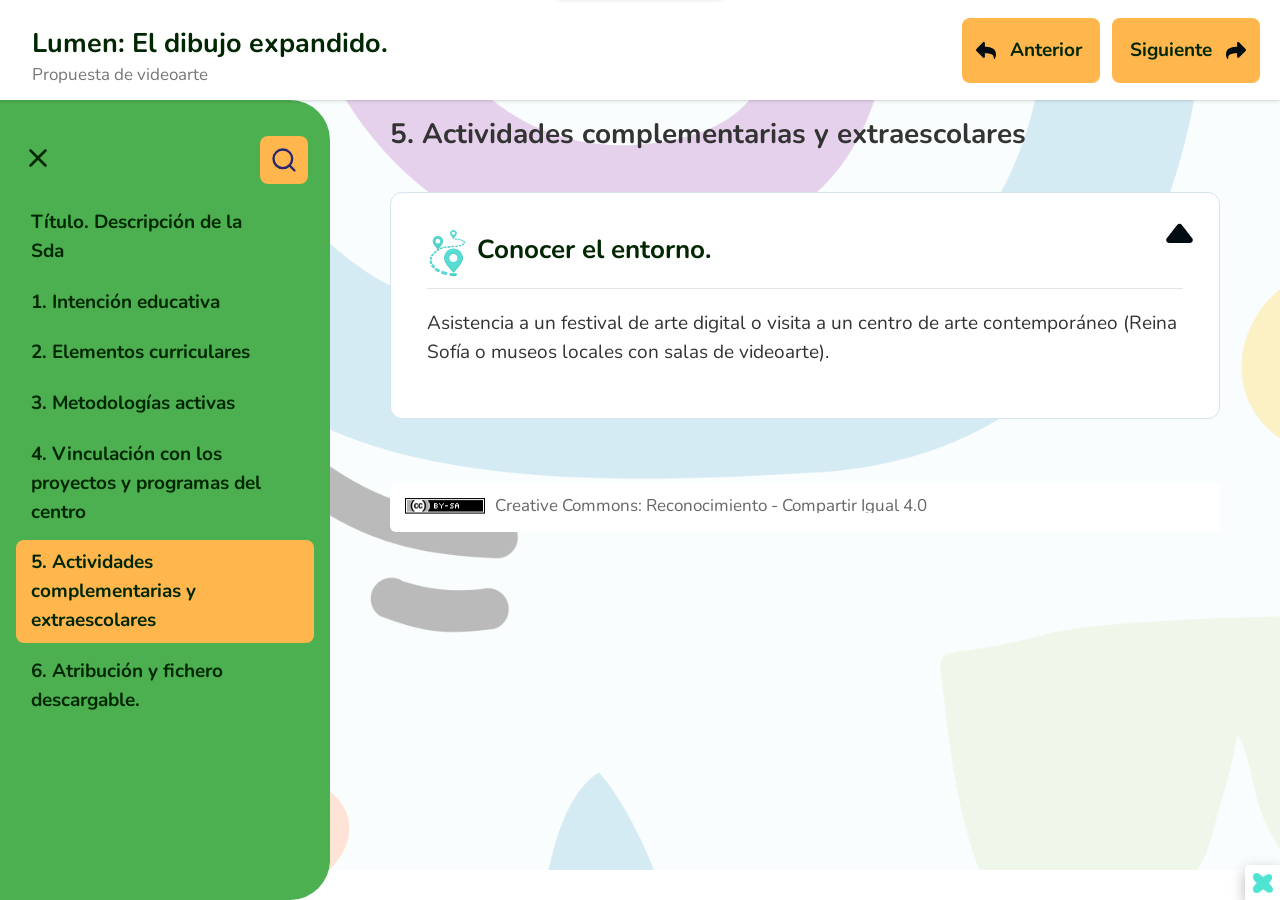
<file: html/5-actividades-complementarias-y-extraescolares.html>
<!DOCTYPE html>
<html lang="es" id="exe-page-mopy9gt2-rzz43j2ev">
<head>
<meta charset="utf-8">
<meta name="generator" content="eXeLearning v4.0.0">
<meta name="viewport" content="width=device-width, initial-scale=1">
<link rel="license" type="text/html" href="https://creativecommons.org/licenses/by-sa/4.0/">
<title>5. Actividades complementarias y extraescolares | Lumen: El dibujo expandido.</title>
<link rel="icon" type="image/x-icon" href="../libs/favicon.ico">
<meta name="description" content="Etapa y Nivel: 2º Bachillerato 

Materias implicadas: Dibujo Artístico II y Fundamentos del Arte II.

Agrupamientos y Organización:

-Equipos de producción (3 alumnos): Para el rodaje y edición.
-Individual: Creación del storyboard dibujado y bitácora teórica.

Organización: El aula de dibujo se transforma en un &quot;set de experimentación&quot; con zonas de iluminación controlada.

Temporalización: 10 sesiones (4 teóricas de análisis y guionización, 6 prácticas de grabación y montaje).

Productos finales:

-Infografía Interactiva (Obligatorio): Un &quot;Moodboard Interactivo&quot; que incluya los referentes del videoarte (ej. Bill Viola, Nam June Paik) y los esquemas de iluminación/composición dibujados por el alumnado.
-Pieza de Videoarte (Opción Vídeo): Creación de una obra audiovisual de 1 a 2 minutos que combine dibujo analógico (stop-motion, dibujo sobre metraje o texturas reales) con edición digital, explorando un concepto abstracto.

Herramientas tecnológicas: eXelearning, cámaras de smartphone/DSLR, software de edición (Premiere o CapCut), Genially o Canva para la infografía y tabletas gráficas (opcional).">
<script>document.querySelector("html").classList.add("js");</script><script src="../libs/jquery/jquery.min.js"> </script><script src="../libs/common_i18n.js"> </script><script src="../libs/common.js"> </script><script src="../libs/exe_export.js"> </script><script src="../search_index.js"> </script><script src="../libs/bootstrap/bootstrap.bundle.min.js"> </script><link rel="stylesheet" href="../libs/bootstrap/bootstrap.min.css">
<script src="../idevices/text/text.js"></script><link rel="stylesheet" href="../idevices/text/text.css">
<link rel="stylesheet" href="../content/css/base.css"><script src="../theme/style.js"> </script><link rel="stylesheet" href="../theme/style.css">
<script src="../libs/exe_math/tex-mml-svg.js"> </script>
</head>
<body class="exe-export exe-web-site">
<script>document.body.className+=" js"</script>
<div class="exe-content exe-export pre-js siteNav-hidden"><a href="#page-mopy9gt2-rzz43j2ev" id="skipNav">Skip to content</a> <nav id="siteNav">
<ul>
<li> <a href="../index.html" class="main-node no-ch">Título. Descripción de la Sda</a>
</li>
<li> <a href="../html/1-intencion-educativa.html" class="no-ch">1. Intención educativa</a>
</li>
<li> <a href="../html/2-elementos-curriculares.html" class="no-ch">2. Elementos curriculares</a>
</li>
<li> <a href="../html/3-metodologias-activas.html" class="no-ch">3. Metodologías activas</a>
</li>
<li> <a href="../html/4-vinculacion-con-los-proyectos-y-programas-del-ce.html" class="no-ch">4. Vinculación con los proyectos y programas del centro</a>
</li>
<li class="active"> <a href="../html/5-actividades-complementarias-y-extraescolares.html" class="active no-ch">5. Actividades complementarias y extraescolares</a>
</li>
<li> <a href="../html/6-atribucion-y-fichero-descargable.html" class="no-ch">6. Atribución y fichero descargable.</a>
</li>
</ul>
</nav><main id="page-mopy9gt2-rzz43j2ev" class="page"> <div id="exe-client-search" data-block-order-string="Caja %e" data-no-results-string="Sin resultados.">
</div>
<header class="main-header">
<div class="package-header"><p class="package-title">Lumen: El dibujo expandido.</p>
<p class="package-subtitle">Propuesta de videoarte</p></div>
<div class="page-header"><h1 class="page-title">5. Actividades complementarias y extraescolares</h1></div>
</header><div id="page-content-page-mopy9gt2-rzz43j2ev" class="page-content">
<article id="block-1777814934042-uzya537df" class="box">
<header class="box-head">
<div class="box-icon exe-icon">
<img src="../theme/icons/roadmap.png" alt="">
</div>
<h1 class="box-title">Conocer el entorno.</h1>
<button class="box-toggle box-toggle-on" title="Toggle content">
<span>Toggle content</span>
</button></header>
<div class="box-content">
<div id="idevice-1777814934041-fd6x2ayhu" class="idevice_node text" data-idevice-path="../idevices/text/" data-idevice-type="text" data-idevice-component-type="json" data-idevice-json-data="{&quot;ideviceId&quot;:&quot;idevice-1777814934041-fd6x2ayhu&quot;}">
<div class="exe-text-template">
    <p>Asistencia a un festival de arte digital o visita a un centro de arte contemporáneo (Reina Sofía o museos locales con salas de videoarte).</p>
</div>
</div>
</div>
</article>
</div></main><div class="nav-buttons">
<a href="../html/4-vinculacion-con-los-proyectos-y-programas-del-ce.html" title="Anterior" class="nav-button nav-button-left"><span>Anterior</span></a>
<a href="../html/6-atribucion-y-fichero-descargable.html" title="Siguiente" class="nav-button nav-button-right"><span>Siguiente</span></a>
</div>
<footer id="siteFooter"><div id="siteFooterContent"> <div id="packageLicense" class="cc cc-by-sa"> <p> <span class="license-label">Licencia: </span><a href="https://creativecommons.org/licenses/by-sa/4.0/" class="license">Creative Commons: Reconocimiento - compartir igual 4.0</a></p>
</div>
</div></footer>
</div>
<p id="made-with-eXe"> <a href="https://exelearning.net/" target="_blank" rel="noopener"> <span>Creado con eXeLearning <span>(nueva ventana)</span></span></a></p>
</body>
</html>
</file>
<file: idevices/text/text.css>
/* Text iDevice (export CSS) */
.exe-text-activity > div {
    display: flow-root;
}

.exe-text-activity div.inline {
    display: flex;
}

.exe-text-activity div.inline dt {
    margin: 0 0 0 auto;
}

.exe-text-activity div.inline dd {
    margin-left: 10px;
}

.idevice_node.text .iDevice_buttons.feedback-button {
    margin-bottom: 1em;
}
</file>
<file: content/css/base.css>
.exe-content{
  background: #fff;
}

.exe-content .page-title{
  font-size: 1.45em;
}

.exe-content .box{
  margin-top: 20px;
  border: 1px solid #dbdbdb;
}

.exe-content .box-head {
  border-bottom: 1px solid #dbdbdb;
}

.exe-export .no-header .box-head {
  border-bottom: 0;
}

.exe-content .box-head .box-title {
  margin: 0;
  font-size: 1.2em;
}

.exe-content a{
  color: #5a7f0c;
}

.exe-content a:hover,
.exe-content a:focus{
  color: #71a300;
}

.exe-content h2{
  font-size: 1.45em;
}
.exe-content h3{
  font-size: 1.35em;
}
.exe-content h4{
  font-size: 1.25em;
}
.exe-content h5{
  font-size: 1.15em;
}

.exe-content a {
    text-decoration: none
}

.exe-content a:hover,
.exe-content a:focus {
    text-decoration: underline
}

/* Underlined links */
.box-content a {
    text-decoration: underline;
}
.box-content a:hover {
    text-decoration: none;
}
.box-content a:focus {
    text-decoration: underline;
}

@media print {
    .external-iframe-src {
        display: block !important;
        margin: 2em 0;
        font-size: .95em;
        text-align: center
    }

    #made-with-eXe {
        display: none
    }
}

.external-iframe {
    border: 0
}

.pre-code {
    background: #112C4A;
    color: #E7ECF1;
    font-family: Monaco, Courier, monospace;
    border-radius: 9px;
    font-size: 12px;
    margin: 2em 1em;
    overflow: auto;
    padding: 20px
}

.exe-dl {
    margin-bottom: 2em;
    margin-left: 1.5em
}

.exe-dl dt {
    font-weight: bold
}

.exe-dl dd {
    margin: 1em 1.5em
}

.js .exe-dl dt {
    margin: 1.2em 0 0 0
}

.exe-dl dt a {
    text-decoration: underline
}

.exe-dl .icon {
    font-family: Arial, sans-serif;
    display: block;
    width: 20px;
    height: 20px;
    font-size: 16px;
    margin-right: 1em;
    line-height: 20px;
    text-align: center;
    float: left;
    border-radius: 2px;
    position: relative
}

@media all and (min-width: 1px) {
    .exe-dl dt a {
        align-items: center;
        display: flex;
        text-decoration: none
    }

    .exe-dl .icon {
        height: 18px;
        line-height: 18px;
        width: 18px;
        padding: 1px;
        font: 18px monospace;
        font-weight: bold;
        display: flex;
        justify-content: center;
        align-items: center
    }
}

.exe-dl-toggler {
    height: 20px;
    margin: 1.5em
}

.exe-dl-toggler a {
    margin-left: 0;
    font-weight: bold
}

.js .exe-dl dd {
    display: none;
    padding-left: 0;
    margin: 1em 1em 1em 37px
}

/* Math */
.exe-math {
    display: block;
    margin: 2em 0
}

.exe-math,
.MathJax_Display {
    text-align: left !important
}

.exe-math.position-center,
.position-center .MathJax_Display,
[style*="text-align: center"] .MathJax_Display {
    text-align: center !important
}

.exe-math.position-right,
.position-right .MathJax_Display,
[style*="text-align: right"] .MathJax_Display {
    text-align: right !important
}

.js .show-image .exe-math-code,
.js .show-code .exe-math-img {
    display: none
}

.exe-math-links {
    font-size: .85em
}

.exe-math-inline {
    display: inline;
    margin: 0 .1em !important
}

/* TinyMCE: Images and media */
.exe-figure {
    margin: 2em 0;
    max-width: 100%
}

.position-center {
    margin: 2em auto
}

.position-right {
    margin: 2em 0 2em auto
}

.float-left {
    float: left;
    margin: .5em 1.5em 1em 0
}

.float-right {
    float: right;
    margin: .5em 0 1em 2em
}

.figcaption {
    padding-top: .2em
}

.figcaption.header {
    padding-top: 0;
    padding-bottom: .2em
}

/* TinyMCE templates */
.exe-layout-2-cols,
.exe-layout-3-cols {
    width: 100%
}

.exe-col{
    box-sizing: content-box;
}

.exe-layout-2-cols .exe-col {
    float: left;
    width: 49%
}

.exe-layout-2-cols .exe-col-1 {
    padding-right: 1%
}

.exe-layout-2-cols .exe-col-2 {
    padding-left: 1%
}

.exe-layout-2-30-70 .exe-col {
    width: 69%
}

.exe-layout-2-30-70 .exe-col-1 {
    width: 29%
}

.exe-layout-2-70-30 .exe-col {
    width: 29%
}

.exe-layout-2-70-30 .exe-col-1 {
    width: 69%
}

.exe-layout-3-cols .exe-col {
    float: left;
    width: 32%
}

.exe-layout-3-cols .exe-col-1,
.exe-layout-3-cols .exe-col-2 {
    padding-right: 2%
}

pre.mermaid {
    margin: 1.5em 0;
    text-align: center;
    width: 100%;
    min-width: 200px;
}

/* Blocks */
.exe-block-warning {
    background: #FCF8E3;
    color: #796034;
    border: 1px solid #FAEBCC;
    padding: 0 1em;
    border-radius: 4px
}

p.exe-block-warning {
    padding: 1em
}

.exe-block-alert {
    background: #ffc;
    color: #855000;
    border: 1px solid #FFF099;
    padding: 0 1em;
    border-radius: 4px
}

p.exe-block-alert {
    padding: 1em
}

.exe-block-danger {
    background: #FEF0EF;
    color: #973C3B;
    border: 1px solid #F3DADD;
    padding: 0 1em;
    border-radius: 4px
}

p.exe-block-danger {
    padding: 1em
}

.exe-block-info {
    background: #E1F1F9;
    color: #2B627D;
    border: 1px solid #C9EDF4;
    padding: 0 1em;
    border-radius: 4px
}

p.exe-block-info {
    padding: 1em
}

.exe-block-success {
    background: #E5F3E0;
    color: #336634;
    border: 1px solid #DEEDD1;
    padding: 0 1em;
    border-radius: 4px
}

p.exe-block-success {
    padding: 1em
}

.exe-content .exe-block-warning a,
.exe-content .exe-block-warning a:hover,
.exe-content .exe-block-warning a:focus {
    color: #4F360A
}

.exe-content .exe-block-alert a,
.exe-content .exe-block-alert a:hover,
.exe-content .exe-block-alert a:focus {
    color: #5B2600
}

.exe-content .exe-block-danger a,
.exe-content .exe-block-danger a:hover,
.exe-content .exe-block-danger a:focus {
    color: #6D1211
}

.exe-content .exe-block-info a,
.exe-content .exe-block-info a:hover,
.exe-content .exe-block-info a:focus {
    color: #063853
}

.exe-content .exe-block-success a,
.exe-content .exe-block-success a:hover,
.exe-content .exe-block-success a:focus {
    color: #093C0A
}

div.exe-block-warning,
div.exe-block-alert,
div.exe-block-danger,
div.exe-block-info,
div.exe-block-success {
    margin: 1em 0
}

/* RTL support */
body [dir='rtl'] {
    text-align: start
}

/* Autoclear */
.exe-content .idevice_body,
.exe-clear {
    overflow: auto
}

/* JavaScript on/offf */
.js-hidden {
    display: none;
}

.exe-hidden,
.js-required,
.js .js-hidden,
.exe-mindmap-code {
    display: none
}

.js .js-required {
    display: block
}

.box-toggle {
    display: none;
}

.js .box-toggle {
    display: inline-block;
}

.sr-av,
.js .js-sr-av,
.exe-hidden-accessible,
.js .exe-tooltip-text {
    position: absolute;
    overflow: hidden;
    clip: rect(0 0 0 0);
    clip: rect(0, 0, 0, 0);
    height: 0
}

/* Tables */
.exe-table {
    margin: 2em auto;
    max-width: 100%;
    border: 1px solid #CCC;
    border-collapse: collapse;
    border-spacing: 0
}

.exe-table tr {
    background: #fff
}

.exe-table caption {
    padding: .5em 0;
    text-align: center;
    font-style: italic;
    caption-side: top;
}

.exe-table td,
.exe-table th {
    border: 1px solid #CCC;
    margin: 0;
    padding: 0.5em 1em
}

.exe-table thead {
    background: #ddd;
    color: #000;
    text-align: left
}

.exe-table tr:nth-child(2n-1) td,
.exe-table tbody tr:nth-child(2n-1) th {
    background: #F4F4F4
}

.exe-table tbody tr:nth-child(2n) th {
    background: #F4F4F4
}

.exe-table tbody tr:nth-child(2n-1) th {
    background: #E4E4E4
}

.exe-table thead+tbody tr:nth-child(2n) th {
    background: #fff
}

.exe-table thead+tbody tr:nth-child(2n-1) th {
    background: #F4F4F4
}

.exe-table-minimalist {
    margin: 2em auto;
    border-collapse: collapse
}

.exe-table-minimalist tr {
    background: #fff
}

.exe-table-minimalist thead th {
    color: #000;
    padding: .6em 1.5em .6em .8em;
    border-bottom: 2px solid #CCC;
    text-align: left
}

.exe-table-minimalist td,
.exe-table-minimalist tbody th {
    border-bottom: 1px solid #ccc;
    color: #555;
    padding: .5em 1.5em .5em .8em
}

.exe-table-minimalist tbody tr:hover td,
.exe-table-minimalist tbody tr:hover th {
    color: #222
}

.exe-table-minimalist tr:nth-child(2n-1) td,
.exe-table-minimalist tbody tr:nth-child(2n-1) th {
    background: #F9F9F9
}

.exe-table-minimalist caption {
    text-align: center;
    font-style: italic;
    border-bottom: 2px solid #CCC;
    padding: .6em 0
}

/* Responsive tables */
.exe-table-responsive {
    display: block;
    overflow-x: auto;
    border: none
}

.exe-table-responsive,
.exe-table-responsive th,
.exe-table-responsive tr,
.exe-table-responsive td {
    width: auto !important
}

/* Tooltips */
body .qtip {
    font-size: .85em;
    line-height: 1.5em
}

.qtip .exe-tooltip-text {
    position: relative;
    overflow: auto;
    clip: auto;
    height: auto
}

/* Structured lists */
ol.auto-numbered {
    counter-reset: item
}

.auto-numbered ol {
    counter-reset: item
}

.auto-numbered li {
    display: block
}

.auto-numbered li:before {
    content: counters(item, ".") ".- ";
    counter-increment: item
}

/* Blockquote + Cite */
.exe-quote-cite cite {
    display: block;
    text-align: right;
    margin-top: -.5em
}

/* File information */
.exe-link-data {
    font-size: .8em;
    margin: 0 .2em
}

.exe-link-data abbr {
    cursor: help
}

/* Quote With Authorship */
.styled-qc {
    font-family: Georgia, serif;
    font-style: italic;
    margin: 1.5em 2.5em;
    padding: 0.25em 3.5em;
    position: relative
}

.styled-qc:before {
    display: block;
    content: "\201C";
    font-size: 5em;
    position: absolute;
    left: 0;
    top: -20px
}

/* Responsive design */
iframe,
object,
embed {
    max-width: 100%
}

img,
video {
    max-width: 100%;
    height: auto
}

@media all and (max-width: 992px) {
    .exe-layout-3-cols .exe-col {
        float: none;
        width: 100%;
        padding: 0
    }

    .exe-layout-3-cols .exe-col .exe-figure {
        margin: 2em auto
    }
}

@media all and (max-width: 780px) {
    .styled-qc {
        margin: 1.5em .5em
    }

    .exe-layout-2-cols .exe-col {
        float: none;
        width: 100%;
        padding: 0
    }

    .exe-layout-2-cols .exe-col .exe-figure {
        margin: 2em auto
    }
}

/* Made with eXeLearning */
#made-with-eXe {
    margin: 0;
    position: fixed;
    bottom: 0;
    right: 0
}

#made-with-eXe a {
    text-decoration: none;
    box-shadow: rgba(0, 0, 0, 0.35) 0px 5px 15px;
    border-top-left-radius: 4px;
    color: #222;
    font-size: 11px;
    font-family: Arial, sans-serif;
    line-height: 35px;
    width: 35px;
    height: 35px;
    background: #fff url(../img/exe_powered_logo.png) no-repeat 3px 50%;
    display: block;
    background-size: auto 20px;
    text-decoration: none;
    transition: .5s;
    opacity: .8
}

#made-with-eXe span {
    padding-left: 35px;
    padding-right: 5px
}

#made-with-eXe span span {
    position: absolute;
    overflow: hidden;
    clip: rect(0 0 0 0);
    clip: rect(0, 0, 0, 0);
    height: 0
}

#made-with-eXe a:hover {
    width: auto;
    padding: 0 5px;
    background-position: 5px 50%;
    opacity: 1
}

/* Search bar */
#exe-client-search-reset {
    display: none;
}
#exe-client-search-reset.visible {
    display: inline;
}
.exe-client-search-result{
    padding:0;
    background-color: #FFF3A0;
    color: #1A1A1A;
}

/* Box toggler */
.exe-export article.minimized .box-content{
    display: none;
}

/* BOX no visible */
.exe-export article.novisible.box{
    display: none  !important;
}

/* iDevice no visible */
.exe-export article.box .idevice_node.novisible{
    display: none  !important;
}

/* Teacher mode */
html:not(.mode-teacher) .js .teacher-only {
    display: none !important;
}

/* ========================================
   Architecture v3.1 - Common Theme Overrides
   ========================================
   These rules support the new HTML structure and
   load BEFORE theme-specific styles.
   ======================================== */

/* Navigation: Hide nested sections by default, show active paths */
#siteNav .other-section {
    display: none;
}
#siteNav li.active > .other-section,
#siteNav li.current-page-parent > .other-section {
    display: block;
}

/* Site footer extra section */
#siteFooterExtra {
    margin-bottom: 2em;
    color: #555;
    font-size: 0.95em;
}

/* Skip navigation link */
#skipNav {
    position: fixed;
    top: -50px;
    left: 50%;
    transform: translateX(-50%);
    background-color: #000;
    color: #fff;
    text-align: center;
    font-weight: bold;
    font-size: 0.95em;
    text-decoration: underline;
    padding: 0.5em 1em;
    z-index: 1000;
    display: inline-block;
    box-shadow: 0 2px 5px rgba(0,0,0,0.3);
    outline: 3px solid #fff;
    outline-offset: -3px;
    transition: top 0.3s ease, opacity 0.3s ease;
}

#skipNav:focus {
    top: 5px;
}

/* Print styles for header elements */
@media print {
    body #header,
    body #emptyHeader,
    body #nodeDecoration {
        height: auto !important;
        min-height: 0;
        border: none;
        padding: 0;
    }
    body #headerContent {
        padding-top: 40px;
    }
}
</file>
<file: theme/style.css>
@charset "UTF-8";
@font-face {
    font-family: "Nunito";
    src: url(fonts/Nunito-Italic.woff2) format("woff2"),
        url(fonts/Nunito-Italic.woff) format("woff");
    font-style: italic;
    font-display: swap;
}

@font-face {
    font-family: "Nunito";
    src: url(fonts/Nunito-Regular.woff2) format("woff2"),
        url(fonts/Nunito-Regular.woff) format("woff");
    font-style: normal;
    font-display: swap;
}

@font-face {
    font-family: "Nunito";
    src: url(fonts/Nunito-BoldItalic.woff2) format("woff2"),
        url(fonts/Nunito-BoldItalic.woff) format("woff");
    font-weight: bold;
    font-style: italic;
    font-display: swap;
}

@font-face {
    font-family: "Nunito";
    src: url(fonts/Nunito-Bold.woff2) format("woff2"),
        url(fonts/Nunito-Bold.woff) format("woff");
    font-weight: bold;
    font-style: normal;
    font-display: swap;
}

a {
    text-decoration: none;
}

.page-title {
    font-weight: bold;
    margin-top: 32px;
}

.page > header .package-title,
.siteNav-off .page > header .package-title,
.exe-single-page .package-header .package-title {
    padding-left: 32px;
    width: calc(100% - 470px);
    white-space: nowrap;
    overflow: hidden;
    text-overflow: ellipsis;
    color: #002702;
    margin: 0;
    line-height: 1.2em;
}

.exe-teacher-mode-toggler .page > header .package-title,
.exe-teacher-mode-toggler.siteNav-off .page > header .package-title {
    width: calc(100% - 550px);
}

.exe-single-page .package-header .package-title {
    width: 100%;
}

.exe-scorm .page .page-header .page-title,
.exe-ims .page .page-header .page-title,
.exe-epub .page .page-header .page-title {
    width: 100%;
}

.exe-scorm .page > header .package-title,
.exe-scorm .siteNav-off .page > header .package-title,
.exe-ims .page > header .package-title,
.exe-ims .siteNav-off .page > header .package-title,
.exe-epub .page > header .package-title,
.exe-epub .siteNav-off .page > header .package-title,
.exe-ims .page > header .package-title {
    width: 100%;
}

.package-subtitle {
    width: 100%;
    position: absolute;
    left: 32px;
    bottom: -.2em;
    font-size: .9em;
    color: #777;
}

.exe-web-site .package-subtitle {
    max-width: 70%;
    white-space: nowrap;
    text-overflow: ellipsis;
    overflow: hidden;
}

.siteNav-off .page > header .package-subtitle {
    left: 24px;
}

@media (max-width: 750px) {
    .package-subtitle {
        font-size: 1em;
    }
}

body:has(.package-subtitle) .package-title,
body.exe-single-page:has(.package-subtitle) .package-node h1 {
    position:relative;
    top: -.2em;
}

main header:not(#head) {
    padding: 0 !important;
    margin: 0 !important;
    max-width: none !important;
}

.page > header {
    position: fixed;
    top: 0;
    right: 0;
    left: 0;
    z-index: 400;
    height: 100px;
    display: flex !important;
    align-items: center;
    background-color: #fff;
    box-shadow: 0 0 4px 0 rgba(0, 0, 0, 0.25);
}

body.exe-export {
    padding: 1em 0;
}

body.exe-export.exe-scorm,
body.exe-export.exe-ims,
body.exe-export.exe-epub {
    padding: 0;
}

.exe-web-site .package-header {
    width: 100%;
}

body.exe-scorm .package-title,
body.exe-ims .package-title,
body.exe-epub .package-title{
    position: absolute;
    top: 20px;
    left: 0;
    font-weight: normal;
    font-size: .95em;
    color: #777;
}

body.exe-scorm .package-subtitle,
body.exe-ims .package-subtitle,
body.exe-epub .package-subtitle {
    position: absolute;
    clip: rect(1px 1px 1px 1px); /* IE6, IE7 */
    clip: rect(1px, 1px, 1px, 1px);
}

body.exe-scorm .page-title,
body.exe-ims .page-title,
body.exe-epub .page-title {
    padding: 0 32px;
}

@media (max-width: 750px) {
    body.exe-scorm .page-title,
    body.exe-ims .page-title,
    body.exe-epub .page-title {
        padding: 0 24px;
    }
}

body.exe-web-site {
    padding: 0;
}

.exe-content a {
    color: #0d77d1;
}
.exe-content a:hover,
.exe-content a:focus {
    color: #0a60ab;
    text-decoration: none;
}

/* Effects */
.exe-accordion .fx-accordion-title, 
.fx-pagination .fx-current a {
    background-color:#004900;
}
.exe-fx a{
    color: #006304;
}
.exe-fx a:hover,
.exe-fx a:focus {
    color: #26892A;
}

.exe-download-package-link a {
    background: #004900;
    color: #fff;
}

.exe-download-package-link a {
    background: #002702;
    color: #fff;
}

#node-content-container.exe-content #node-content {
    padding-top: 20px;
    padding-bottom: 20px;
    max-width: 1280px;
    margin: 0 auto;
    display: block;
}

.exe-content {
    font-family: "Nunito", Arial, Verdana, Helvetica, sans-serif;
    font-size: 120%;
    color: #333;
    background-color: #f4f4f4;
    background: url(img/background.png);
    background-size: cover;
    background-position: center;
    background-repeat: no-repeat;
    background-attachment: fixed;
}

body#tinymce {
    font-family: "Nunito", Arial, Verdana, Helvetica, sans-serif;
    font-size: 120%;
}

.js .exe-export .exe-content {
    min-height: calc(100vh - 30px);
}

.js .in-iframe .exe-content {
    min-height: 0;
}

.exe-content .package-title,
.exe-single-page .package-header .package-title {
    font-size: 1.7rem;
    text-align: left;
    font-weight: 700;
}

.exe-single-page .package-node {
    margin-bottom: 3.5em;
}

.exe-content .box {
    margin: 35px 0;
    border: 1px solid #d4e6ec;
}

.exe-web-site .exe-content .box {
    margin: 40px 0;
}

.exe-content .box-head {
    border-bottom: 0;
}
#node-content-container.exe-content .box.hidden-idevices {
    border-style: solid;
}

.exe-content .box header {
    min-height: 60px;
    border-bottom: 1px solid #e4e4e4;
}

.exe-content .box-head .box-title {
    color: #002702;
    font-size: 1.65rem !important;
    font-weight: 700;
}

/* Teacher mode visual indicator */
.exe-content article.box.teacher-only {
    border: 2px solid #FFB74D;
}

.exe-content .box.teacher-only header {
  border-bottom-color: #002702;
}

.exe-content article.box .idevice_node.teacher-only {
    border: 2px solid #FFB74D;
    border-radius: 12px;
    padding: 16px;
}

#node-content article.box.exe-teacher-highlight,
#node-content .idevice_node.exe-teacher-highlight {
    border: 2px solid #FFB74D !important;
}

.exe-content .box-head .exe-icon {
    float: left;
}

.exe-web-site .page-content,
#exe-client-search,
.exe-web-site main > header,
.exe-export .exe-content {
    max-width: 1280px;
    padding: 0 60px;
    margin: 0 auto;
}

.exe-single-page .exe-content {
    max-width: 100% !important;
}

.exe-single-page .exe-content main,
.exe-single-page .exe-content footer {
    max-width: 1280px;
    margin: 0 auto;
}
.exe-single-page .exe-content main {
    padding-top: 4em;
}

.exe-web-site .exe-content {
    max-width: none;
    padding: 0;
}

.exe-scorm .exe-export main,
.exe-ims .exe-export main,
.exe-epub .exe-export main {
    padding-top: 5em;
    padding-bottom: 1em;
}

body.exe-export.exe-scorm .exe-content,
body.exe-export.exe-ims .exe-content,
body.exe-export.exe-epub .exe-content {
    padding: 0 40px;
}
.exe-content.cover-on .exe-interactive-video,
.exe-content .exe-interactive-video {
    width: 100%;
}

.exe-export main {
    padding-top: 1.5em;
}
.exe-web-site main {
    padding-top: 4.5em;
}

/* siteNav */
#siteNav {
    float: left;
    padding: 100px 16px 48px 16px;
    background-color: #4caf50;
    height: calc(100vh - 100px);
    border-radius: 0 40px 40px 0;
    width: 330px;
    z-index: 1;
    position: fixed;
    transition: left 0.3s ease;
    left: 0;
    top: 100px;
    overflow: visible;
}
#siteNav::-webkit-scrollbar {
    display: none;
}

#siteNav > ul {
    max-height: calc(100vh - 230px);
    overflow-y: auto;
    margin: 0;
    padding: 0;
}

#siteNav > ul::-webkit-scrollbar {
    display: none;
}

#siteNav .other-section {
    display: none;
}
#sidebar-nav.fixed,
#sidebar-nav {
    position: fixed;
}
body.siteNav-off #siteNav {
    left: -330px;
}
.exe-web-site main.page {
    box-sizing: border-box;
    width: 100%;
    padding-left: 330px;
    padding-bottom: 24px;
    transition: padding 0.3s ease;
}
.exe-web-site #siteFooter {
    padding-left: 390px;
    padding-right: 60px;
    padding-bottom: 2em;
    transition: padding 0.3s ease;
}
.exe-scorm #siteFooter,
.exe-ims #siteFooter,
.exe-epub #siteFooter {
    padding-bottom: 40px;
}
body.siteNav-off main.page,
body.siteNav-off #siteFooter {
    padding-left: 20px;
}
#siteNav ul,
#siteNav li {
    margin: 0;
    padding: 0;
    list-style: none;
}

#siteNav li {
    margin-bottom: 6px;
}

#siteNav a {
    color: #002702;
    display: block;
    padding: 8px 15px;
    border-radius: 8px;
    transition: background-color 0.5s ease;
    font-weight: 700;
    padding-right: 40px;
}

#siteNav a.active {
    color: #002702;
    background-color: #ffb74d;
    font-weight: bold;
    margin-bottom: 6px;
}

#siteNav a.highlighted-link {
    color: #fff;
    margin-top: 10px;
    background: #2e9132 url(img/book_white.svg) no-repeat 8px center;
    padding-left: 42px;
}

#siteNav a.highlighted-link.active {
    background: #ffb74d url(img/book_white.svg) no-repeat 8px center !important;
    color: #002702;
}

#siteNav a.highlighted-link:hover {
    background: #1a7d1e url(img/book_white.svg) no-repeat 8px center !important;
    color: #fff;
}
#siteNav a.highlighted-link:focus {
    background: #1a7d1e url(img/book_white.svg) no-repeat 8px center !important;
    color: #fff;
}

#siteNav a:hover {
    background: #e49929;
    text-decoration: none;
    color: #002702;
}

#siteNav ul ul a {
    padding-left: 35px;
    font-size: 0.95em;
    background-color: #ffeba1;
    color: #002702;
    transition: background-color 0.5s ease;
}

.current-page-parent a {
    background-color: #ffeba1;
    margin-bottom: 6px;
    color: #002702 !important;
}

#siteNav ul ul ul a {
    padding-left: 55px;
    font-size: 0.9em;
}

#siteNav ul ul ul ul a {
    padding-left: 75px;
}

.daddy {
    background: url(img/arrow_down_color.svg) no-repeat right 16px center / 22px !important;
}
.active .active.daddy {
    background: #ffb74d url(img/arrow_color.svg) no-repeat right 16px center /
        22px !important;
}
.active .daddy {
    background: #ffeba1 url(img/arrow_down_color.svg) no-repeat right 16px
        center / 22px !important;
}
#siteNav .current-page-parent > .daddy {
    background: #ffeba1 url(img/arrow_color.svg) no-repeat right 16px center /
        22px !important;
    margin-bottom: 6px;
}
.current-page-parent .daddy {
    background: #ffeba1 url(img/arrow_down_color.svg) no-repeat right 16px
        center / 22px !important;
}
.daddy:hover {
    background: #e49929 url(img/arrow_down_color.svg) no-repeat right 16px
        center / 22px !important;
}
.active.daddy:hover {
    background: #e49929 url(img/arrow_color.svg) no-repeat right 16px center /
        22px !important;
}

/* pagination */
.nav-buttons .nav-button,
button.toggler {
    position: fixed;
    top: 18px;
    right: 65px;
    display: inline-block;
    width: auto;
    height: auto;
    background-image: url(img/back_arrow.svg);
    background-size: 20px;
    background-color: #ffb74d;
    background-repeat: no-repeat;
    border-radius: 8px;
    z-index: 999;
    border: 0;
    transition: background-color 0.5s ease;
    padding: 18px;
    color: #002702;
    font-weight: 600;
}

.nav-buttons span.nav-button {
    opacity: 0.5;
    filter: grayscale(1);
    cursor: not-allowed;
}
.nav-buttons .nav-button-left {
    background-position: left 14px center;
    padding-left: 48px;
    right: 180px;
}
.nav-buttons .nav-button-right {
    background-position: right 14px center;
    padding-right: 48px;
    background-image: url(img/forward_arrow.svg);
    right: 20px;
}

.nav-buttons a:hover,
.nav-buttons a:focus,
button.toggler:hover,
button.toggler:focus {
    background-color: #e49929;
    border-color: #e49929;
    text-decoration: none;
    color: #002702;
}
button#siteNavToggler {
    left: 10px;
    top: 130px;
    background: url(img/menu_open.svg) no-repeat 12px / 32px;
    width: 40px;
    height: 40px;
    border-radius: 8px;
    box-sizing: content-box;
    padding: 8px;
}

#siteNavToggler:hover {
    background-color: #2e9132;
}
body.siteNav-off button#siteNavToggler {
    left: 0;
    top: 130px;
    padding: 8px 8px 8px 17px;
    border-radius: 0 8px 8px 0;
    background: #ffb74d url(img/menu_closed.svg) no-repeat 16px / 32px;
}
body.siteNav-off button#siteNavToggler:hover {
    background-color: #e49929;
}

#siteNavToggler .sr-av {
    display: none;
}

body.siteNav-off button#siteNavToggler .sr-av {
    color: #002702;
}

#exe-client-search-reset span,
#packageLicense .license-label {
    position: absolute;
    clip: rect(1px 1px 1px 1px); /* IE6, IE7 */
    clip: rect(1px, 1px, 1px, 1px);
}

.box-toggle span {
    display: none;
}

/* Box toggler */
.box {
    background-color: #ffffff;
    border: 1px solid #eaecf0;
    border-radius: 12px;
    padding: 2.25rem;
    margin-bottom: 32px;
}

.exe-export .box {
    position: relative;
}
.exe-export .box-toggle {
    width: 40px;
    height: 40px;
    background: url(img/arrow.svg);
    background-size: auto 20px;
    background-repeat: no-repeat;
    background-position: center;
    border-radius: 50%;
    border: 0;
    position: absolute;
    top: 20px;
    right: 20px;
    transition: transform 0.2s ease-in-out;
}

.exe-export .minimized .box-toggle {
    transform: rotate(180deg);
}

#node-content-container.exe-content .box-head .exe-icon {
    width: 60px;
    height: 60px;
    font-size: 40px;
}

#node-content-container.exe-content .box-head .exe-icon img {
    height: 40px;
}

.exe-export .box-icon img {
    display: block;
    float: left;
    margin-right: 10px;
}

.exe-export .box-icon img {
    width: 40px;
    height: auto;
}

.exe-export .box-title {
    padding-top: 5px;
}

.exe-export .box.minimized .box-head {
    border-bottom: 1px solid #ddd;
}

.exe-export .box.no-header.minimized .box-head {
    border-color: #fff;
}

.exe-export .box .box-content {
    padding-top: 20px;
}

.exe-export .box.no-header .box-content {
    background: none;
    border: none;
    padding: 20px 0;
}
.exe-export #siteFooterContent {
    background-color: white;
    padding: 14px;
    border-radius: 6px;
    width: 100%;
    max-width: 1160px;
    margin: 0 auto;
}
#siteFooterContent #packageLicense {
    margin: 0;
}

/* Table */

.exe-content table {
    display: table;
    overflow-x: auto;
    -webkit-overflow-scrolling: touch;
    max-width: 100% !important;
}

/* Licenses */
#packageLicense {
    text-align: left;
    font-size: 0.9em;
    color: #555;
    line-height: 1em;
    margin: 2.5em 0 2em 0;
    border: 1px solid transparent;
    border-radius: 2px;
}
#packageLicense p {
    margin: 0;
}
#packageLicense a {
    color: #666;
    text-transform: capitalize;
    display: inline-block;
    white-space: nowrap;
    text-overflow: ellipsis;
    max-width: 100%;
    overflow: hidden;
    line-height: 15px;
}
#packageLicense a:hover,
#packageLicense a:focus {
    text-decoration: none;
    color: #b04721;
}
#packageLicense.propietary {
    position: absolute;
    overflow: hidden;
    clip: rect(0, 0, 0, 0);
    height: 0;
}
#packageLicense.cc {
    padding: 0 20px 0 90px;
    background: url(img/licenses.gif) no-repeat 0 0;
}
#packageLicense.cc-by-sa {
    background-position: 0 -100px;
}
#packageLicensea.cc-by-nd {
    background-position: 0 -200px;
}
#packageLicense.cc-by-nc {
    background-position: 0 -300px;
}
#packageLicense.cc-by-nc-sa {
    background-position: 0 -400px;
}
#packageLicense.cc-by-nc-nd {
    background-position: 0 -500px;
}
#packageLicense.cc-0 {
    background-position: 0 -600px;
}

/* iDevice buttons */
.exe-content .iDevice_buttons input,
.exe-content .iDevice_buttons button {
    background: #fff;
    color: #555;
    border: 1px solid #ccc;
    padding: 4px 10px;
    border-radius: 4px;
    transition: 0.5s ease;
}
.exe-content .iDevice_buttons input:hover,
.exe-content .iDevice_buttons input:focus,
.exe-content .iDevice_buttons button:hover,
.exe-content .iDevice_buttons button:focus {
    box-shadow: 2px 2px 4px #dbdbdb;
    color: #000;
    border-color: #bbb;
}

/* Page counter */
.page-counter {
    text-align: right;
    margin: 0 0 0.5em 0;
    font-size: 0.9em;
    color: #777;
    font-weight: 400;
    background: #fff;
    position: fixed;
    top: 38px;
    right: 32px;
    margin: 0;
    padding: 0;
    color: #777;
    text-align: right;
}

.exe-web-site .page-counter {
    right: 366px;
}

.exe-teacher-mode-toggler.exe-web-site .page-counter {
    right: 450px;
}

/* Search bar */
body.siteNav-off.exe-search-on button#searchBarTogger,
body.exe-search-on button#searchBarTogger {
    display: inline-block;
}
#exe-client-search-form p {
    margin-top: 4em;
}
#exe-client-search-form p {
    display: flex;
    width: 100%;
    flex-direction: row;
    flex-wrap: nowrap;
    gap: 6px;
}

button#searchBarTogger {
    right: auto;
    left: 260px;
    top: 136px;
    background: #ffb74d url(img/search.svg) no-repeat center / 28px;
    width: 48px;
    height: 48px;
    display: none;
}
body.siteNav-off button#searchBarTogger {
    top: 220px;
    left: 0px;
    padding-left: 50px;
    border-radius: 0 8px 8px 0;
    display: none;
}
#exe-client-search {
    display: none;
    margin-bottom: 30px;
}
#exe-client-search-text {
    flex: 1 1 auto;
    min-width: 0;
    display: inline;
    height: 48px;
}
#exe-client-search-submit {
    text-indent: -999em;
    background: #ffb74d url(img/search.svg) no-repeat center / 28px;
    border: none;
    border-radius: 4px;
    background-position: center;
}
#exe-client-search-reset.visible {
    background: #c0c0c0 url(img/menu_open.svg) no-repeat center / 28px;
    display: inline-block;
    vertical-align: middle;
    border-radius: 4px;
}
#exe-client-search-submit,
#exe-client-search-reset.visible {
    height: 48px;
    flex: 0 0 48px;
}
#exe-client-search-reset:hover,
#exe-client-search-reset:focus {
    opacity: 1;
}
#exe-client-search-submit:hover,
#exe-client-search-submit:focus {
    background-color: #ffb74d;
}
#exe-client-search-results-list ul,
#exe-client-search-results-list li {
    margin: 2em 0;
    padding: 0;
    list-style: none;
}
#exe-client-search-results-list li {
    margin: 0 0 1em 0;
}
#exe-client-search-results-list p {
    margin-top: 2em;
}

#exe-client-search-results-list ul,
#exe-client-search-results-list p {
    background-color: #ffffff;
    border-radius: 12px;
    padding: 2.25rem;
}

/* Modo docente */

#teacher-mode-toggler-wrapper {
    float: none;
    position: absolute;
    top: 18px;
    right: 335px;
    display: flex;
    align-items: center;
    padding: 4px 36px 4px 4px;
    margin: 0 10px 0 0;
    height: 64px;
    background-image: url(img/teacher_hat.svg);
    background-repeat: no-repeat;
    background-position: right center;
    background-size: 28px;
}
#teacher-mode-toggler-wrapper .form-check-label {
    position: absolute;
    clip: rect(1px 1px 1px 1px); /* IE6, IE7 */
    clip: rect(1px, 1px, 1px, 1px);
}
#teacher-mode-toggler-wrapper .form-check-input {
    width: 2.6em;
    height: 1.4em;
}
#teacher-mode-toggler-wrapper .form-check-input:checked {
    background-color: #ffcc00;
    border-color: #ffcc00;
}
#teacher-mode-toggler-wrapper .form-check-input:focus {
    border-color: #ffcc00;
    box-shadow: 0 0 0 0.25rem rgba(255, 204, 0, 0.25);
}
#teacher-mode-toggler-wrapper .form-check-input:focus {
    background-image: url(img/switch.svg);
    background-size: 16px;
    background-repeat: no-repeat;
    background-position: left 1.6px center;
}
.mode-teacher #teacher-mode-toggler-wrapper .form-check-input:focus {
    background-image: url(img/switch_white.svg);
    background-position: right 1.6px center;
}

/* Responsive design */

@media (max-width: 1440px) {
    .siteNav-off #siteNavToggler .sr-av {
        display: none;
    }
    .siteNav-off #siteNavToggler {
        width: 50px;
    }
}

@media (max-width: 1200px) {
    body.cover-on #activity {
        width: 100% !important;
    }
    #activity {
        width: 100%;
        margin: 0 auto;
    }
    #activity #player {
        width: 100% !important;
        max-width: 100% !important;
    }
}

@media (max-width: 1024px) {
    .nav-buttons .nav-button span {
        display: none;
    }

    .nav-buttons .nav-button {
        height: 60px;
    }

    .nav-buttons .nav-button-right {
        right: 20px;
        background-position: center;
    }

    .nav-buttons .nav-button-left {
        right: 100px;
        background-position: center;
    }

    .page > header .package-title,
    .siteNav-off .page > header .package-title {
        width: calc(100% - 170px);
    }
    .exe-web-site .page-counter {
        left: auto;
        right: 185px;
    }
    .page-counter-label {
        display: none;
    }

    /* Form & pagination*/
    #teacher-mode-toggler-wrapper {
        right: 182px;
    }
    #teacher-mode-toggler-wrapper:hover {
        background-color: transparent;
    }
    #teacher-mode-toggler-wrapper .form-check-input {
        margin: 0 !important;
    }
    .exe-teacher-mode-toggler.exe-web-site .page-counter {
        right: 290px;
    }
    .exe-teacher-mode-toggler .page > header .package-title,
    .exe-teacher-mode-toggler.siteNav-off .page > header .package-title {
        width: calc(100% - 330px);
    }
}

@media (max-width: 750px) {
    .exe-web-site .page-content,
    #exe-client-search {
        padding: 0 20px;
    }

    .siteNav-off #sidebar-nav {
        background-color: transparent;
    }
    #sidebar-nav {
        position: static !important;
        width: 100%;
        padding: 200px 0 0 0;
        background-color: #4caf50;
    }

    #siteNav {
        float: none;
        border-right: 0;
        width: 100%;
        height: auto;
        padding: 16px 16px 8px 16px;
        border-radius: 0;
        position: static;
    }
    body.siteNav-off #siteNav {
        display: none;
    }

    #siteNav a {
        width: 100%;
        max-width: none;
    }

    button#siteNavToggler {
        background: #fff url(img/menu_open_black.svg) no-repeat 12px center /
            32px;
    }
    body.siteNav-off button#siteNavToggler {
        background: #fff url(img/menu_closed.svg) no-repeat 12px center / 32px;
    }
    body.siteNav-off button#siteNavToggler,
    button#siteNavToggler {
        position: absolute;
        z-index: 0;
        font-weight: 700;
        background-color: #ffb74d;
        right: 16px;
        left: 16px;
        top: 120px;
        border-radius: 0.75rem;
        width: auto;
        height: 26px;
        padding: 16px 16px 16px 58px;
        text-align: left;
    }

    button#siteNavToggler:hover,
    body.siteNav-off button#siteNavToggler:hover {
        background-color: #e49929;
    }
    .exe-web-site main.page {
        padding-left: 0;
        padding-top: 0;
    }
    body.siteNav-off button#siteNavToggler .sr-av,
    button#siteNavToggler .sr-av,
    button#siteNavToggler span {
        color: #000 !important;
        display: contents;
    }

    body.siteNav-off main.page,
    body.siteNav-off #siteFooter {
        padding: 0;
    }

    .exe-web-site .exe-content .box {
        margin-top: 20px;
    }

    .page > header .package-title,
    .siteNav-off .page > header .package-title,
    .exe-single-page .package-header .package-title {
        padding-left: 32px;
    }

    .siteNav-off #siteNavToggler .sr-av {
        display: inline-block;
        width: 100% !important;
    }
    .exe-search-on.siteNav-off button#siteNavToggler,
    .exe-search-on button#siteNavToggler {
        right: 100px;
        height: 30px;
    }
    body.siteNav-off button#searchBarTogger,
    body button#searchBarTogger {
        left: auto;
        right: 20px;
        top: 120px;
        height: 64px;
        border-radius: 0.75em;
        width: 68px;
        position: absolute;
        z-index: 0;
    }
    #exe-client-search-text {
        height: 54px;
    }
    #exe-client-search-form p {
        height: 54px;
        margin-top: 1em;
    }
    #exe-client-search-submit {
        background: #ffb74d no-repeat url(img/search.svg) center / 26px;
    }
    #exe-client-search-reset.visible {
        background: #002702 url(img/menu_open.svg) no-repeat center / 26px;
    }
    #exe-client-search-submit,
    #exe-client-search-reset.visible {
        height: 54px;
        flex: 0 0 54px;
    }
    .exe-client-search-results {
        padding-bottom: 24px !important;
    }
    .exe-web-site #siteFooter #siteFooterContent {
        margin: 0 auto;
    }
    .exe-web-site #siteFooter {
        padding: 0 20px 2em 20px !important;
    }
    #packageLicense {
        margin: 0 0 1em 0;
    }
}
@media (max-width: 650px) {
    html {
        font-size: 0.75rem !important;
    }
    .page > header .package-title,
    .siteNav-off .page > header .package-title {
        padding-left: 32px;
        width: calc(100% - 124px);
        overflow: hidden;
        text-overflow: ellipsis;
        height: auto;
        white-space: normal;
        word-wrap: break-word;
        display: -webkit-box;
        -webkit-line-clamp: 2;
        -webkit-box-orient: vertical;
    }
    .nav-buttons .nav-button-left,
    .nav-buttons .nav-button-right {
        height: 40px;
        width: 40px;
        padding: 0;
        top: 20px !important;
    }
    .nav-buttons .nav-button-left {
        right: 70px;
    }

    button#siteNavToggler {
        background: #fff url(img/menu_open.svg) no-repeat 12px center / 24px;
        padding: 16px 16px 16px 40px;
    }
    body.siteNav-off button#siteNavToggler {
        background: #fff url(img/menu_closed.svg) no-repeat 12px / 24px;
        padding: 16px 16px 16px 40px;
    }
    .box-title {
        width: calc(100% - 32px);
    }
    .exe-export .box-toggle {
        background-position: center;
        background-size: auto 18px;
        width: 32px;
        height: 32px;
    }
    body.siteNav-off button#searchBarTogger,
    body button#searchBarTogger {
        height: 60px;
    }

    .exe-search-on.siteNav-off button#siteNavToggler,
    .exe-search-on button#siteNavToggler {
        height: 26px;
    }
    .exe-single-page .package-header .package-title {
        padding-left: 60px;
        overflow: hidden;
        text-overflow: ellipsis;
        word-wrap: break-word;
        display: -webkit-box;
        -webkit-line-clamp: 2;
        -webkit-box-orient: vertical;
        white-space: normal;
        height: auto;
    }
    .exe-scorm .exe-export main,
    .exe-ims .exe-export main,
    .exe-pub .exe-export main {
        padding-top: 7em;
    }

    /* Teacher mode*/
    #teacher-mode-toggler-wrapper {
        right: 120px;
    }
    #teacher-mode-toggler-wrapper .form-check-input {
        width: 2.5em;
        height: 1.5em;
    }
    #teacher-mode-toggler-wrapper .form-check-input:focus {
        background-size: 16px;
    }
    .exe-teacher-mode-toggler .page > header .package-title,
    .exe-teacher-mode-toggler.siteNav-off .page > header .package-title {
        width: calc(100% - 260px);
    }
    .exe-web-site .page-counter {
        right: 140px;
    }
    .exe-teacher-mode-toggler.exe-web-site .page-counter {
        right: 210px;
    }
}

@media print {
    html body.exe-export {
        background: #fff;
    }
    .exe-content {
        color: #000;
        padding: 0;
    }
    @page {
        margin: 1.5cm;
    }
    #packageLicense.cc {
        background: none;
        padding-left: 0;
    }
    .exe-export .box-toggle {
        display: none;
    }
    /* Website */
    .exe-web-site #siteNav,
    .exe-web-site .nav-buttons,
    .exe-web-site button.toggler {
        display: none;
    }
    .exe-web-site #siteFooter,
    .exe-web-site main.page {
        padding-left: 0;
        padding-right: 0;
    }
    .exe-web-site main.page {
        padding-top: 1em;
    }
}
</file>
